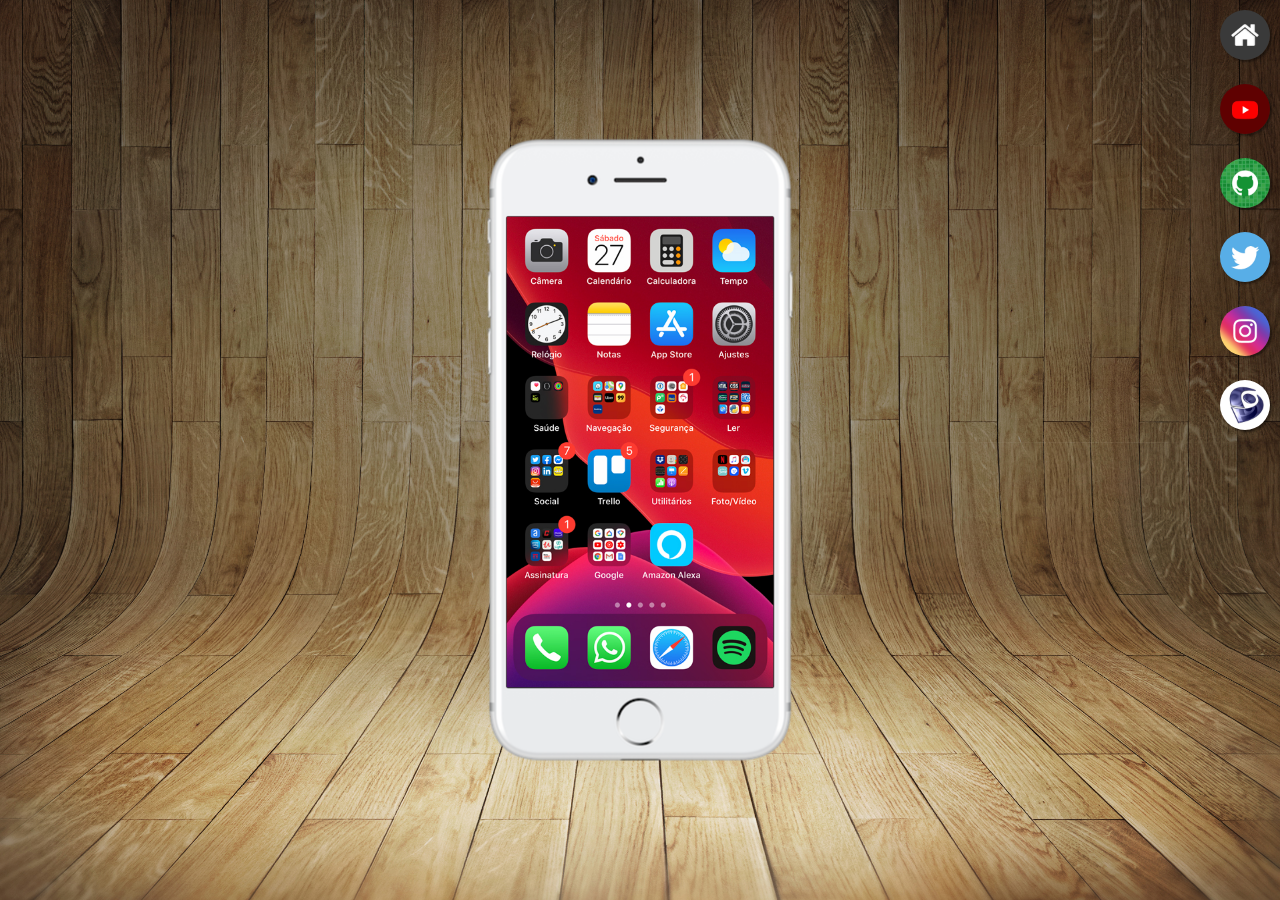
<file: index.html>
<!DOCTYPE html>
<html lang="pt-br">
<head>
    <meta charset="UTF-8">
    <meta name="viewport" content="width=
    , initial-scale=1.0">
    <title>Projeto Redes Sociais</title>
    <link rel="shortcut icon" href="favicon.ico" type="image/x-icon">
    <link rel="stylesheet" href="estilos/style.css">
</head>
<body>
    <main>
        <section id="telefone">
            <iframe src="home.html" name="tela" id="tela" frameborder="0">
                Seu navegador não é compatível com isso.
            </iframe>
        </section>
        <section id="redes-sociais">
            <a href="home.html" target="tela"><img src="estilos/imagens/logo-home.jpg" alt="Home"></img></a> <br>
            <a href="youtube.html" target="tela"><img src="estilos/imagens/logo-youtube.jpg" alt="Youtube"></img></a> <br>
            <a href="github.html" target="tela"><img src="estilos/imagens/logo-github.jpg" alt="GitHub"></img></a> <br>
            <a href="twitter.html" target="tela"><img src="estilos/imagens/logo-twitter.jpg" alt="Twitter"></img></a> <br>
            <a href="instagram.html" target="tela"><img src="estilos/imagens/logo-instagram.jpg" alt="Instagram"></img></a> <br>
            <a href="lattes.html" target="tela"><img src="estilos/imagens/logo-lattes.jpg" alt="Lattes"></img></a><br>
        </section>
    </main>
</body>
</html>
</file>
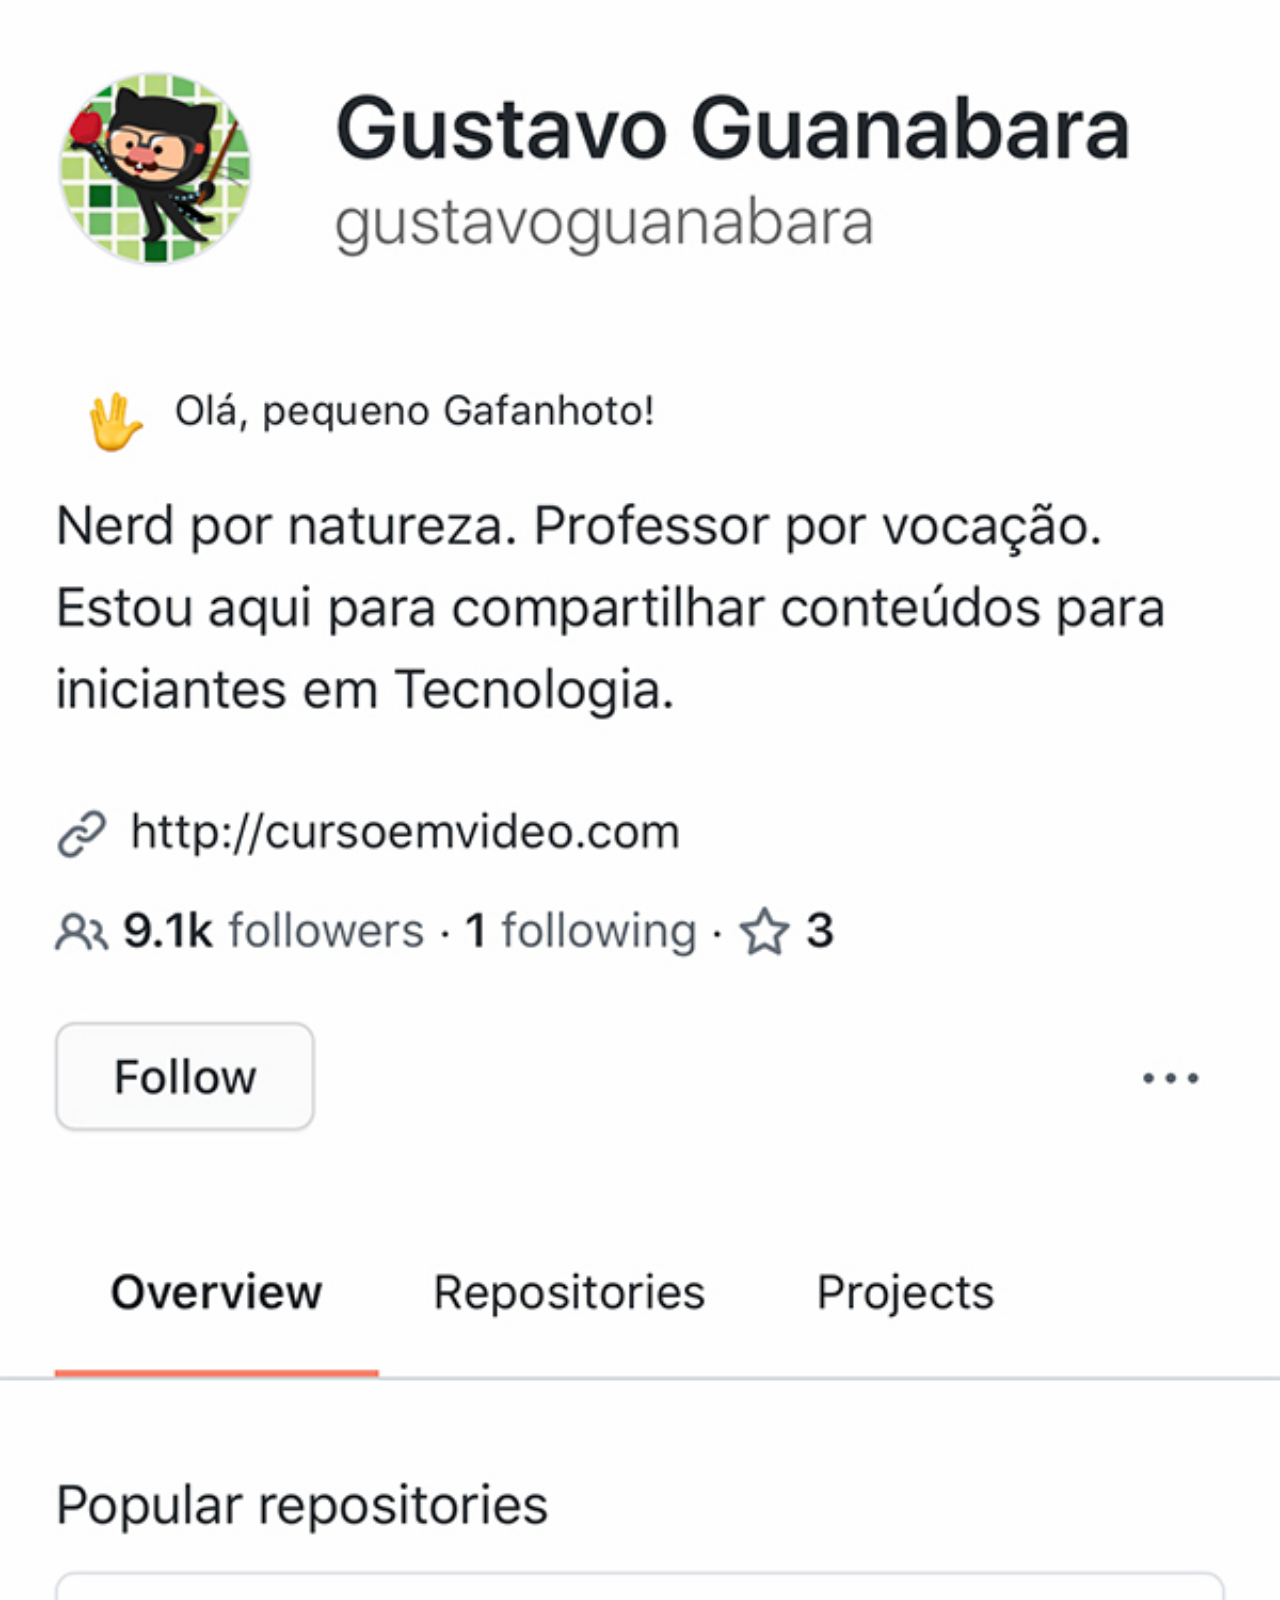
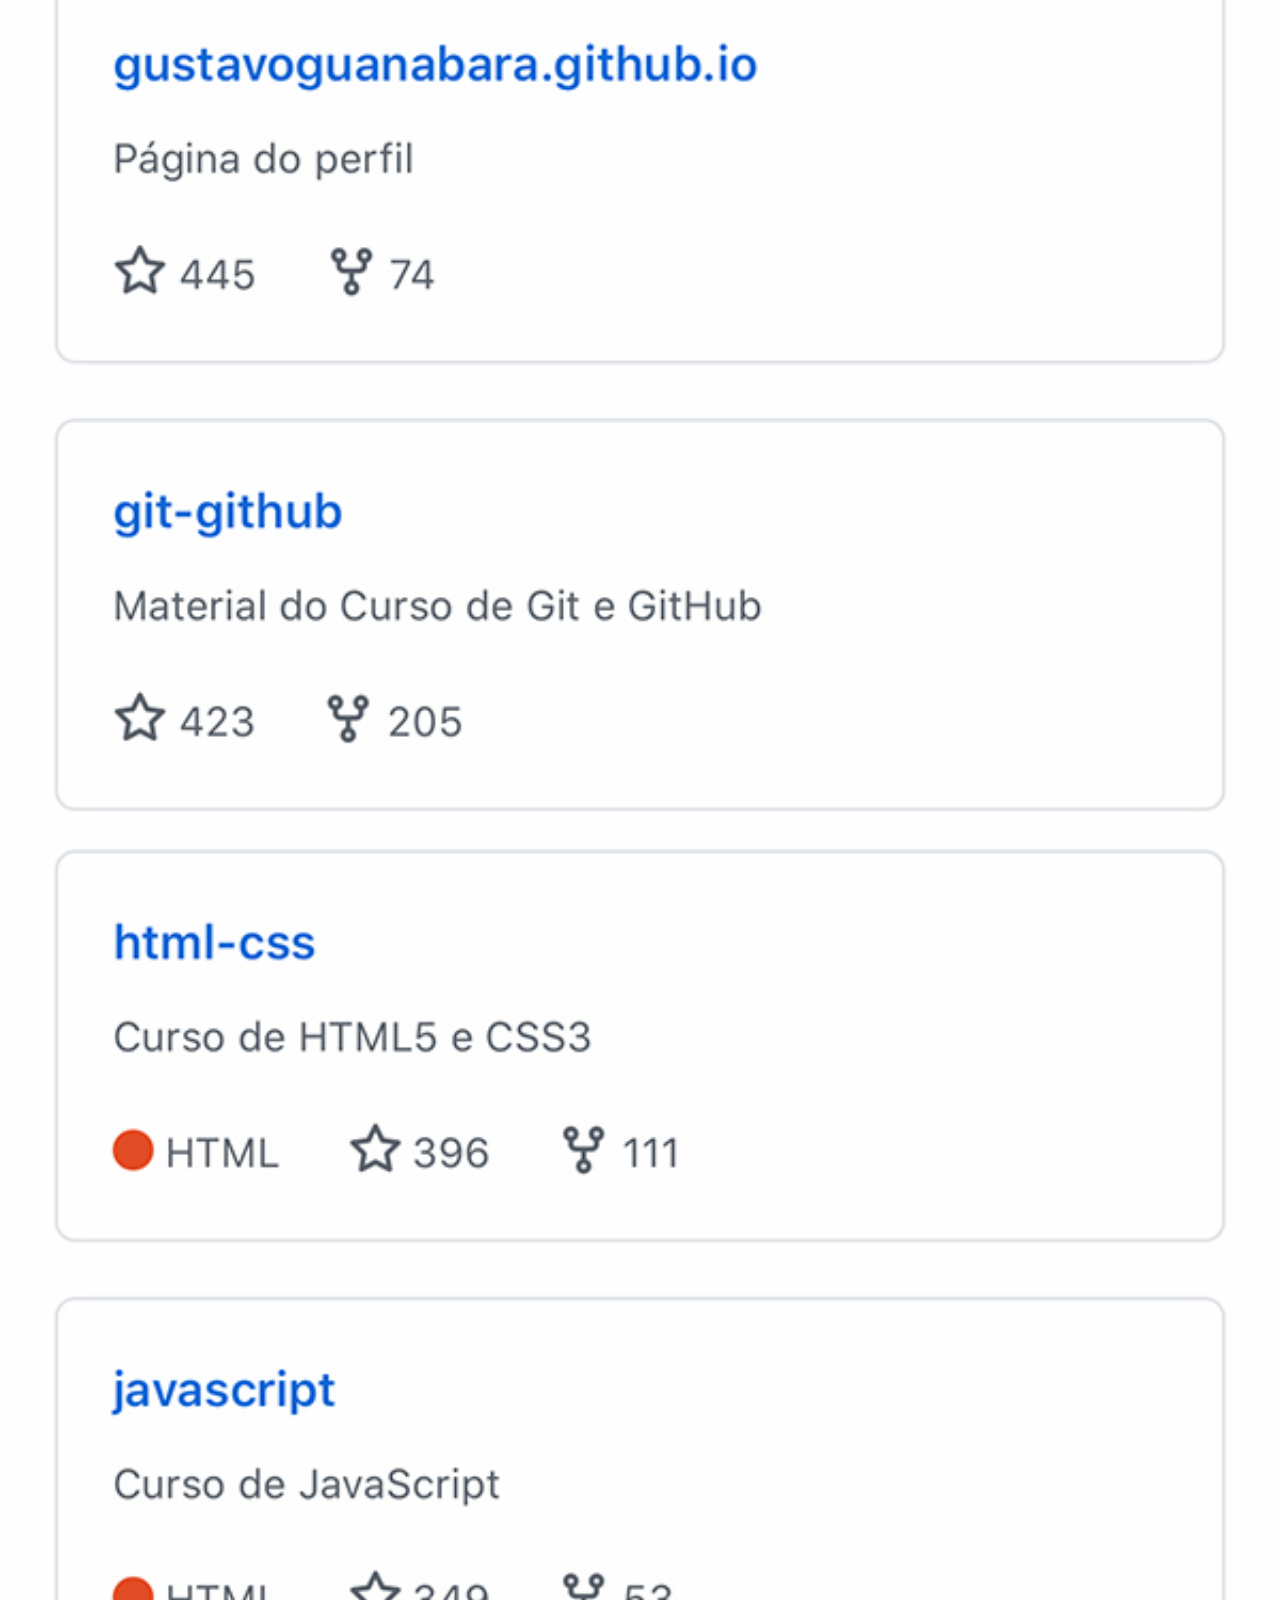
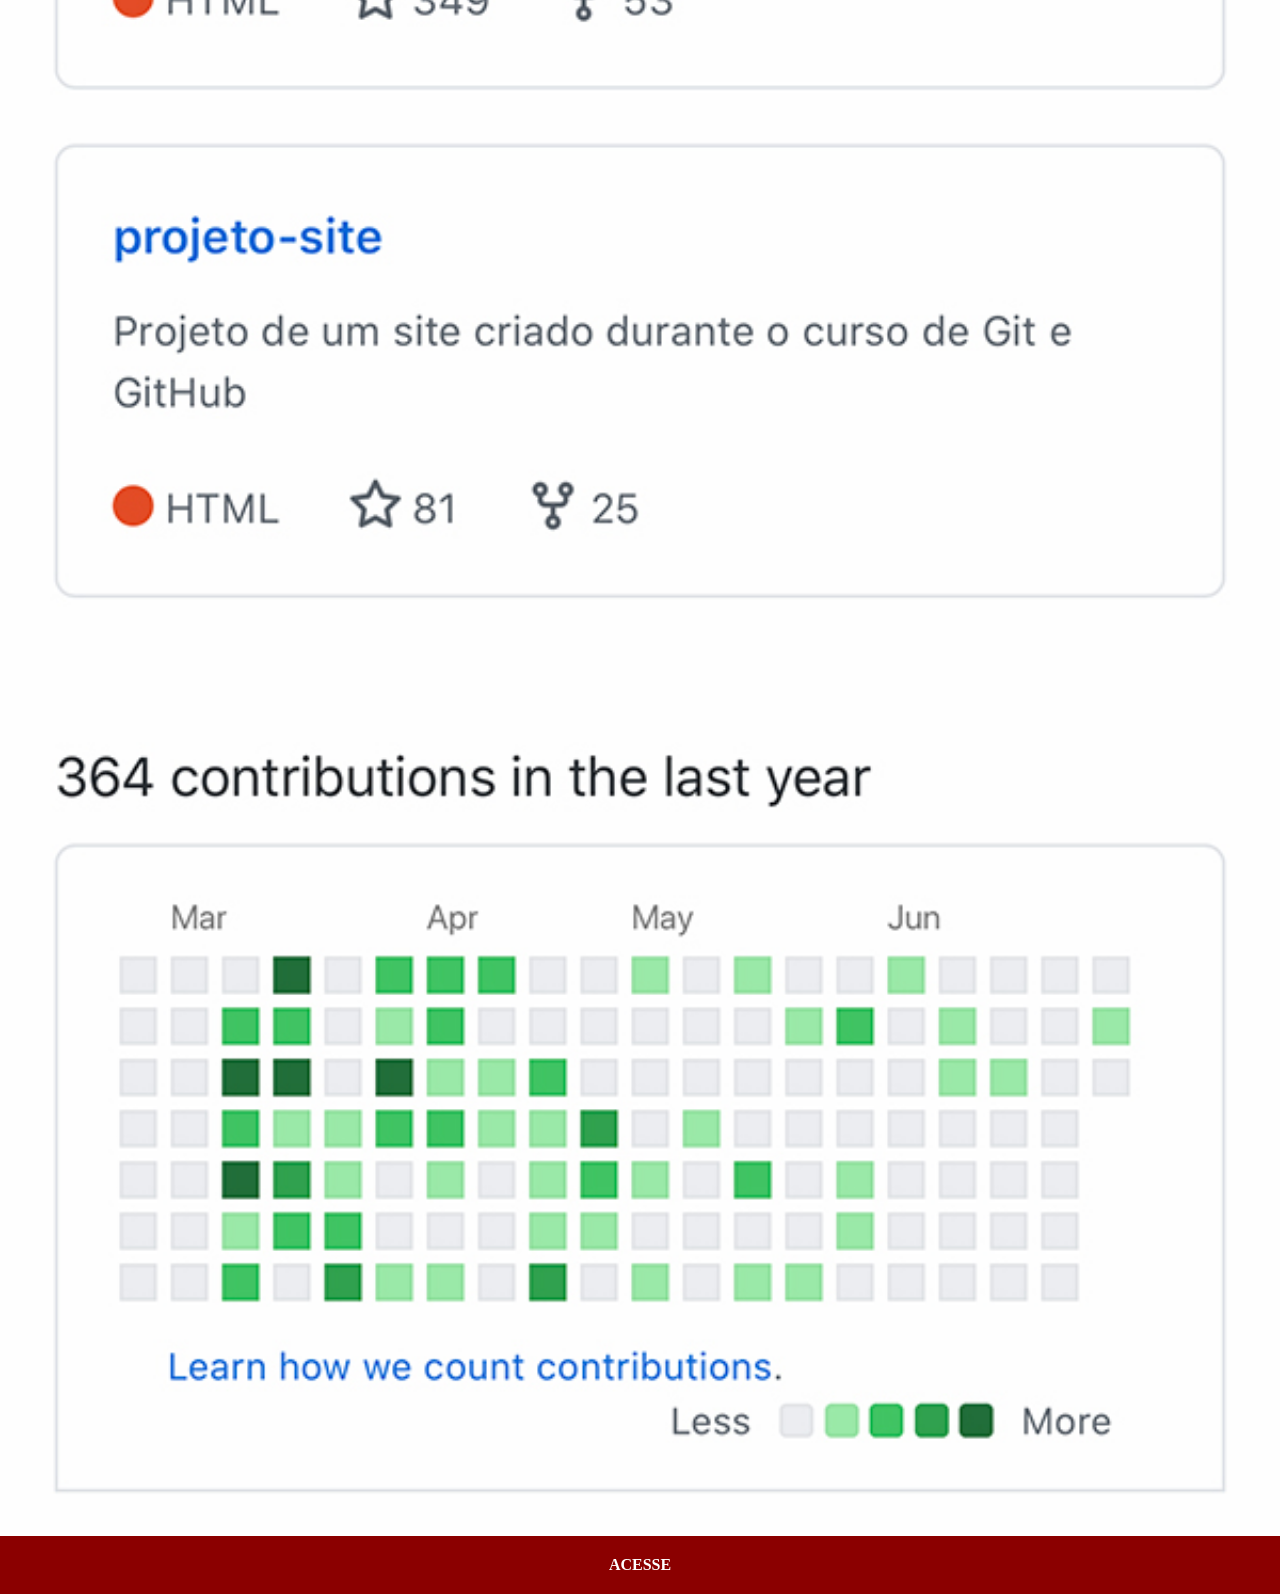
<file: github.html>
<!DOCTYPE html>
<html lang="pt-br">
<head>
    <meta charset="UTF-8">
    <meta name="viewport" content="width=device-width, initial-scale=1.0">
    <title>Github</title>
    <link rel="stylesheet" href="estilos/social.css">
</head>

<body>

    <img src="estilos/imagens/tela-github.jpg" alt="Tela Github">
    <a href="https://github.com/juniorcimirro-hub" target="_blank">ACESSE</a>
    
</body>
</html>
</file>
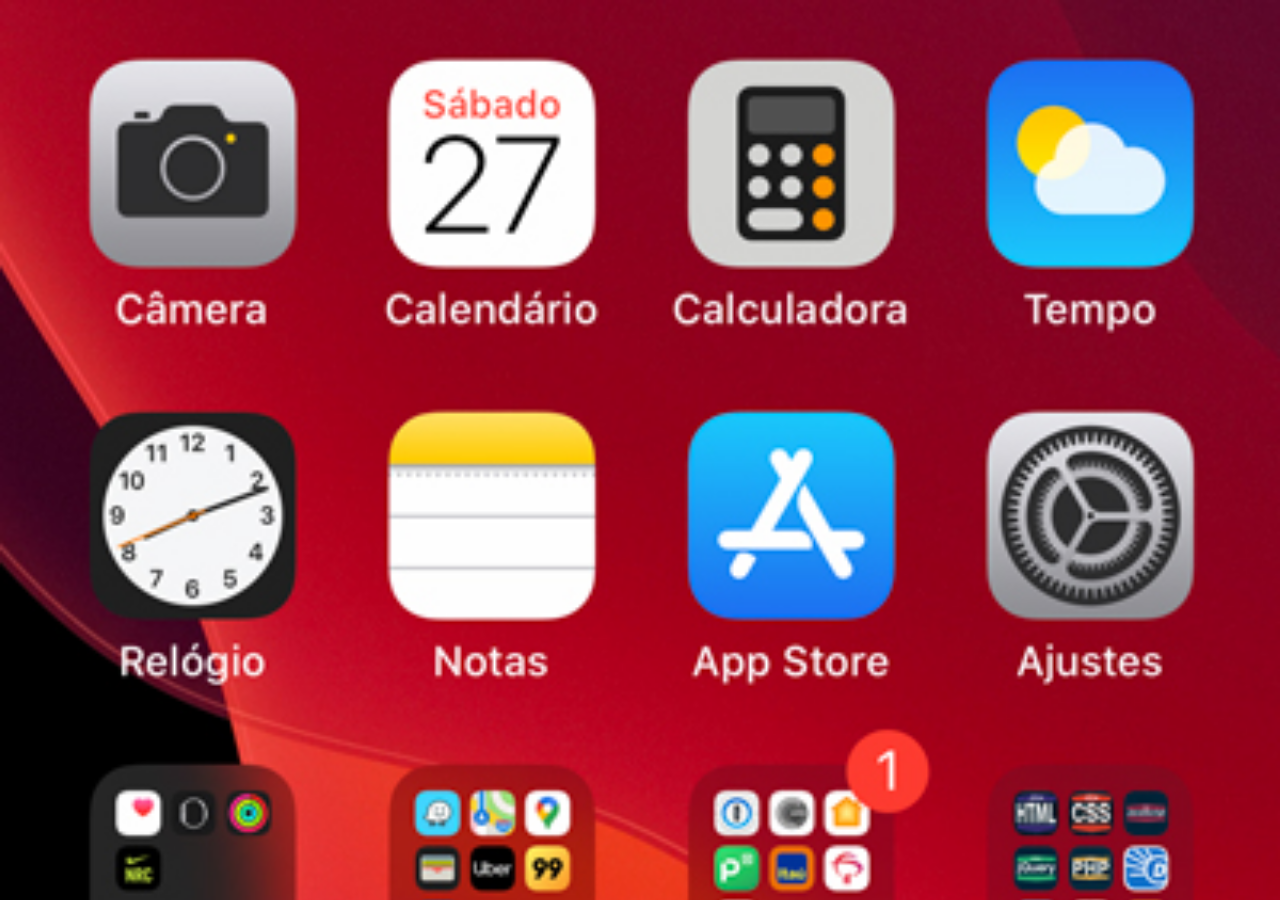
<file: home.html>
<!DOCTYPE html>
<html lang="pt-br">
<head>
    <meta charset="UTF-8">
    <meta name="viewport" content="width=device-width, initial-scale=1.0">
    <title>Home</title>
</head>
<style>
    *{
        margin: 0px;
        padding: 0px;
    }
    body{
        width: 100vw;
        height: 100vh;
        background: black url(estilos/imagens/tela-home.jpg) no-repeat top center;
        background-size: cover;
    }
</style>
<body>
    
</body>
</html>
</file>
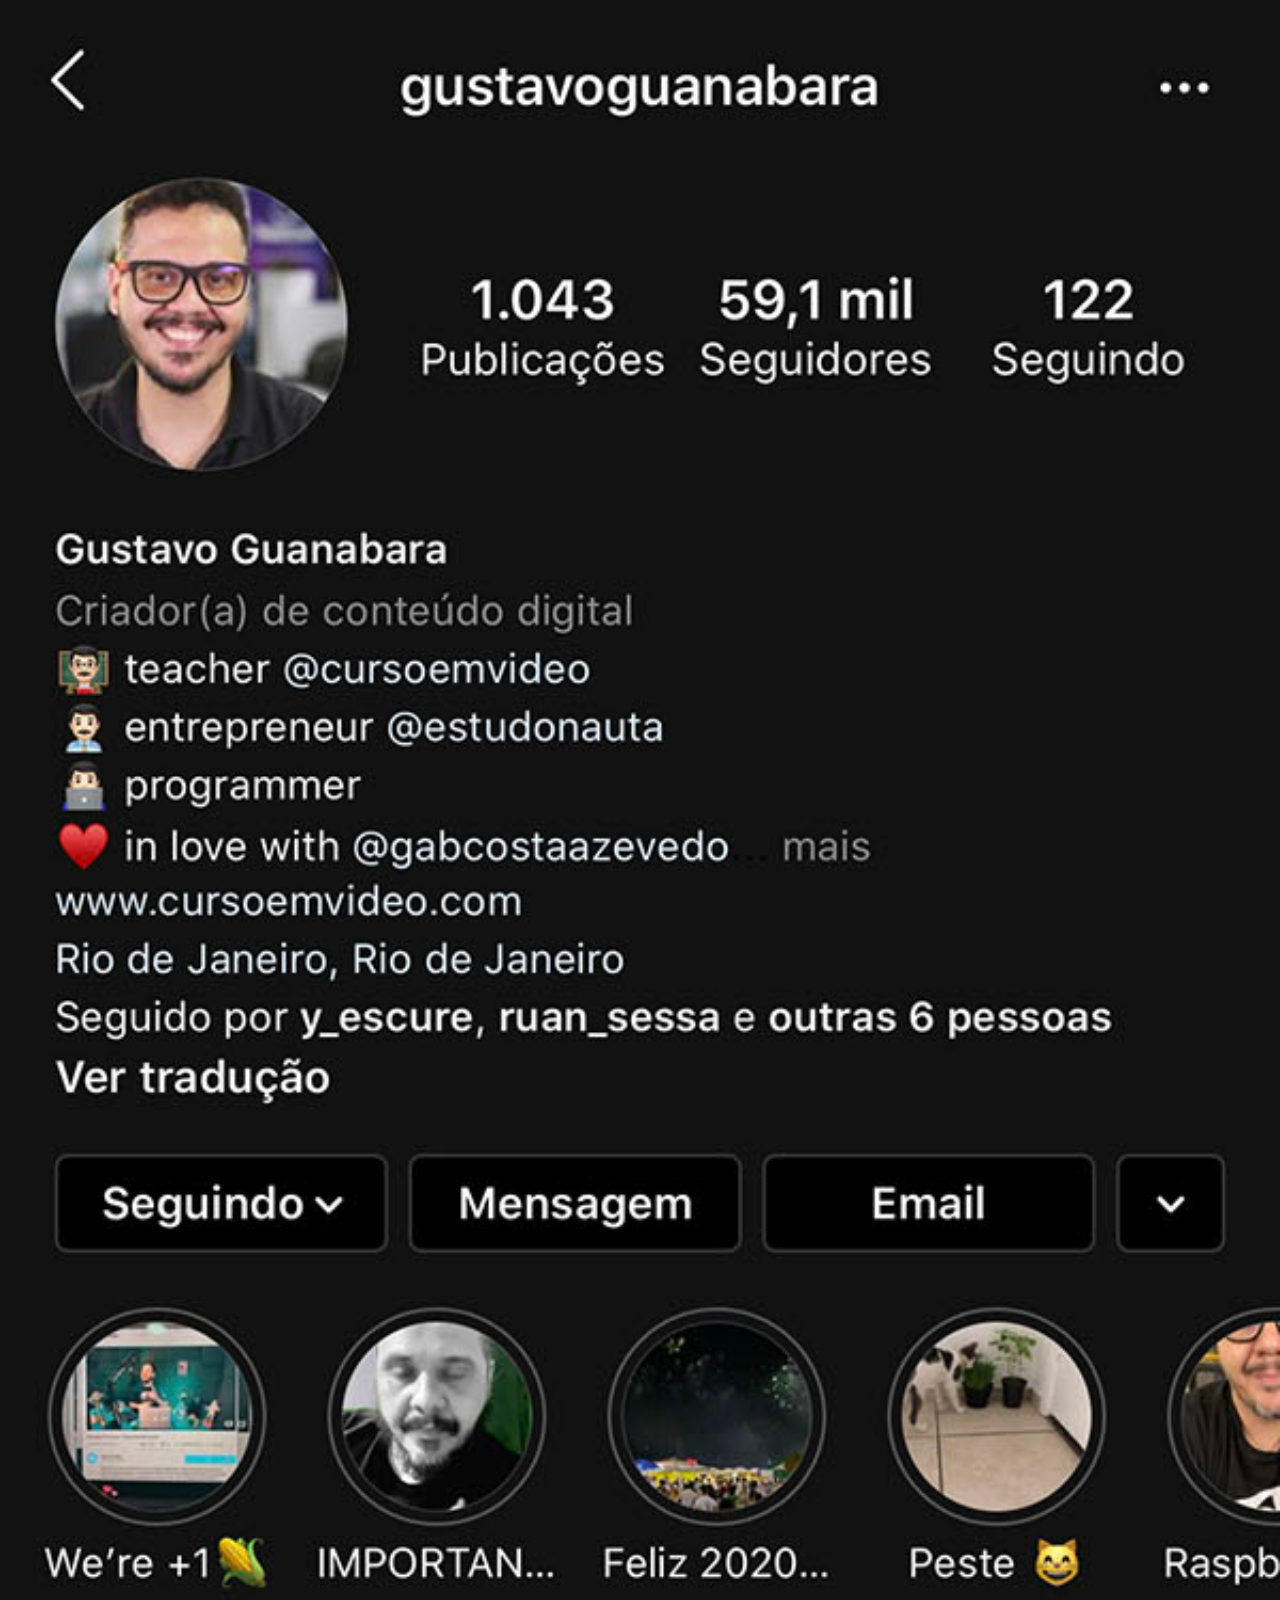
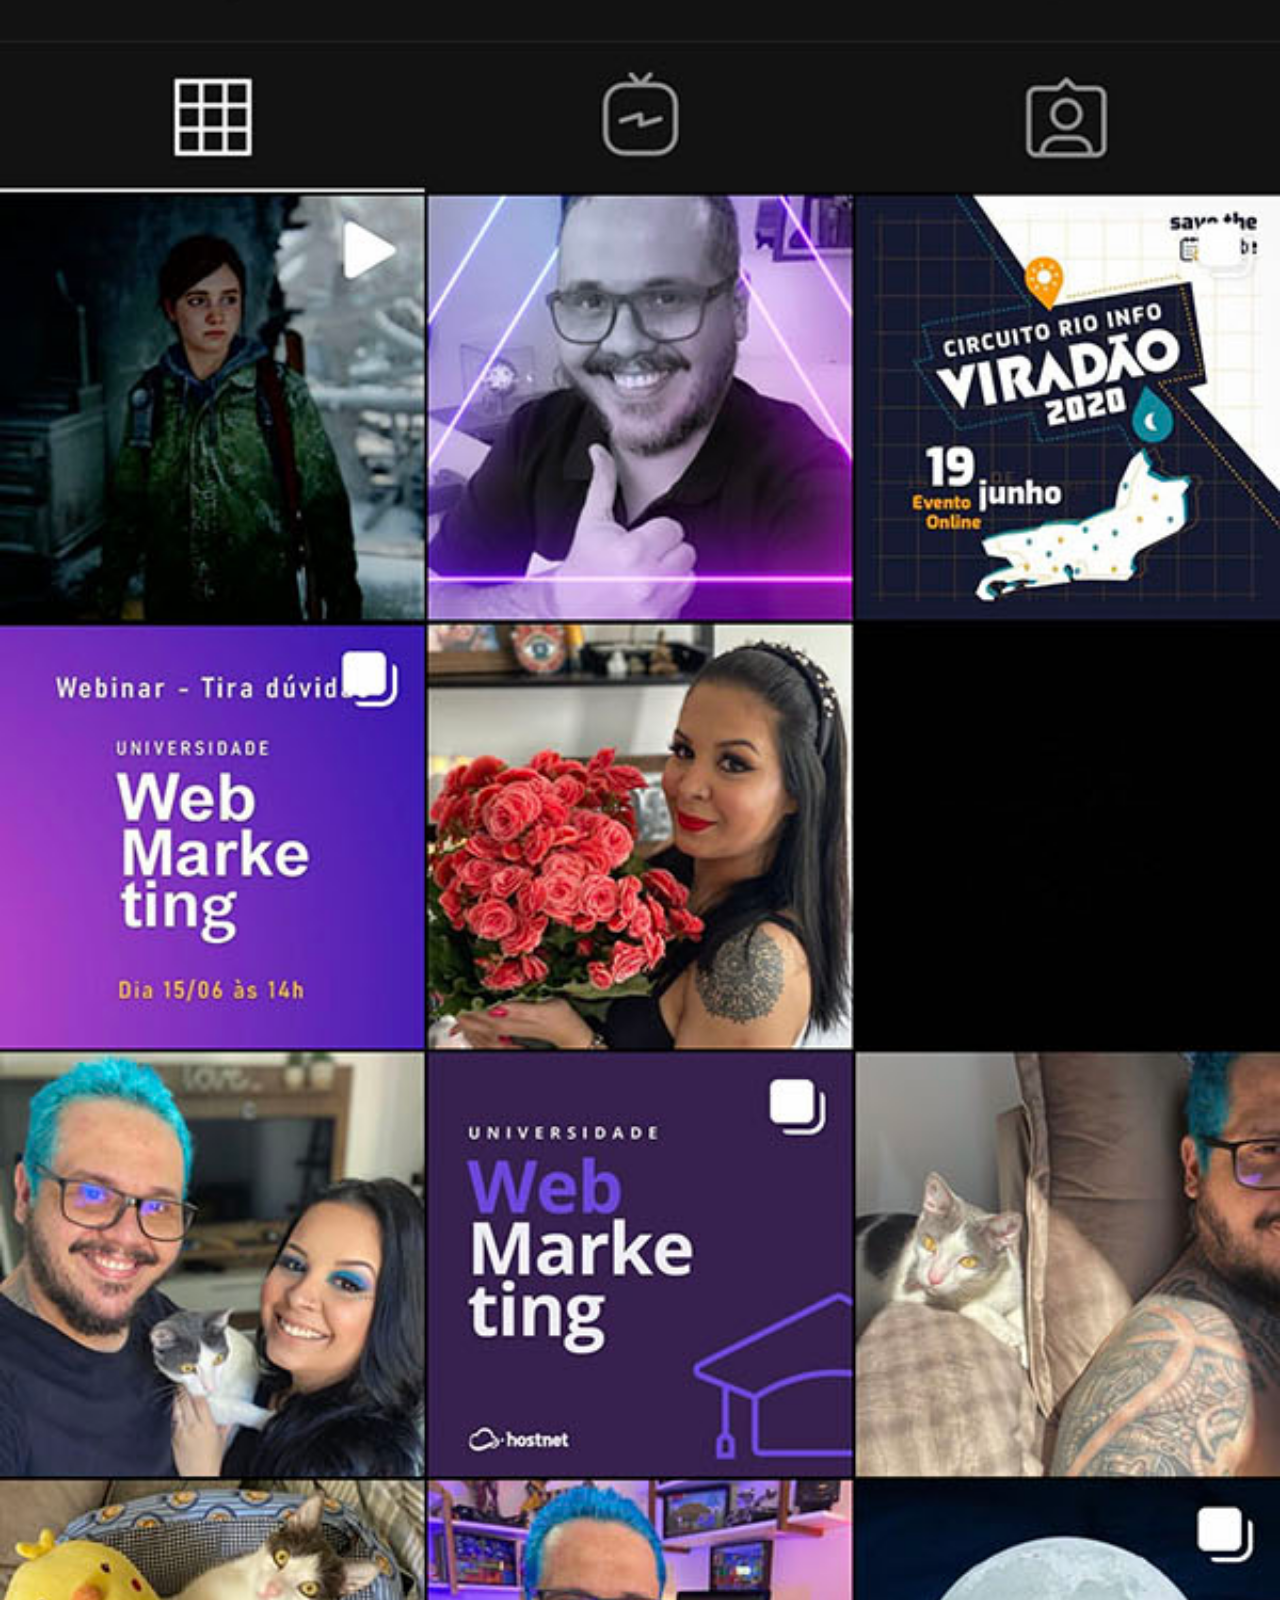
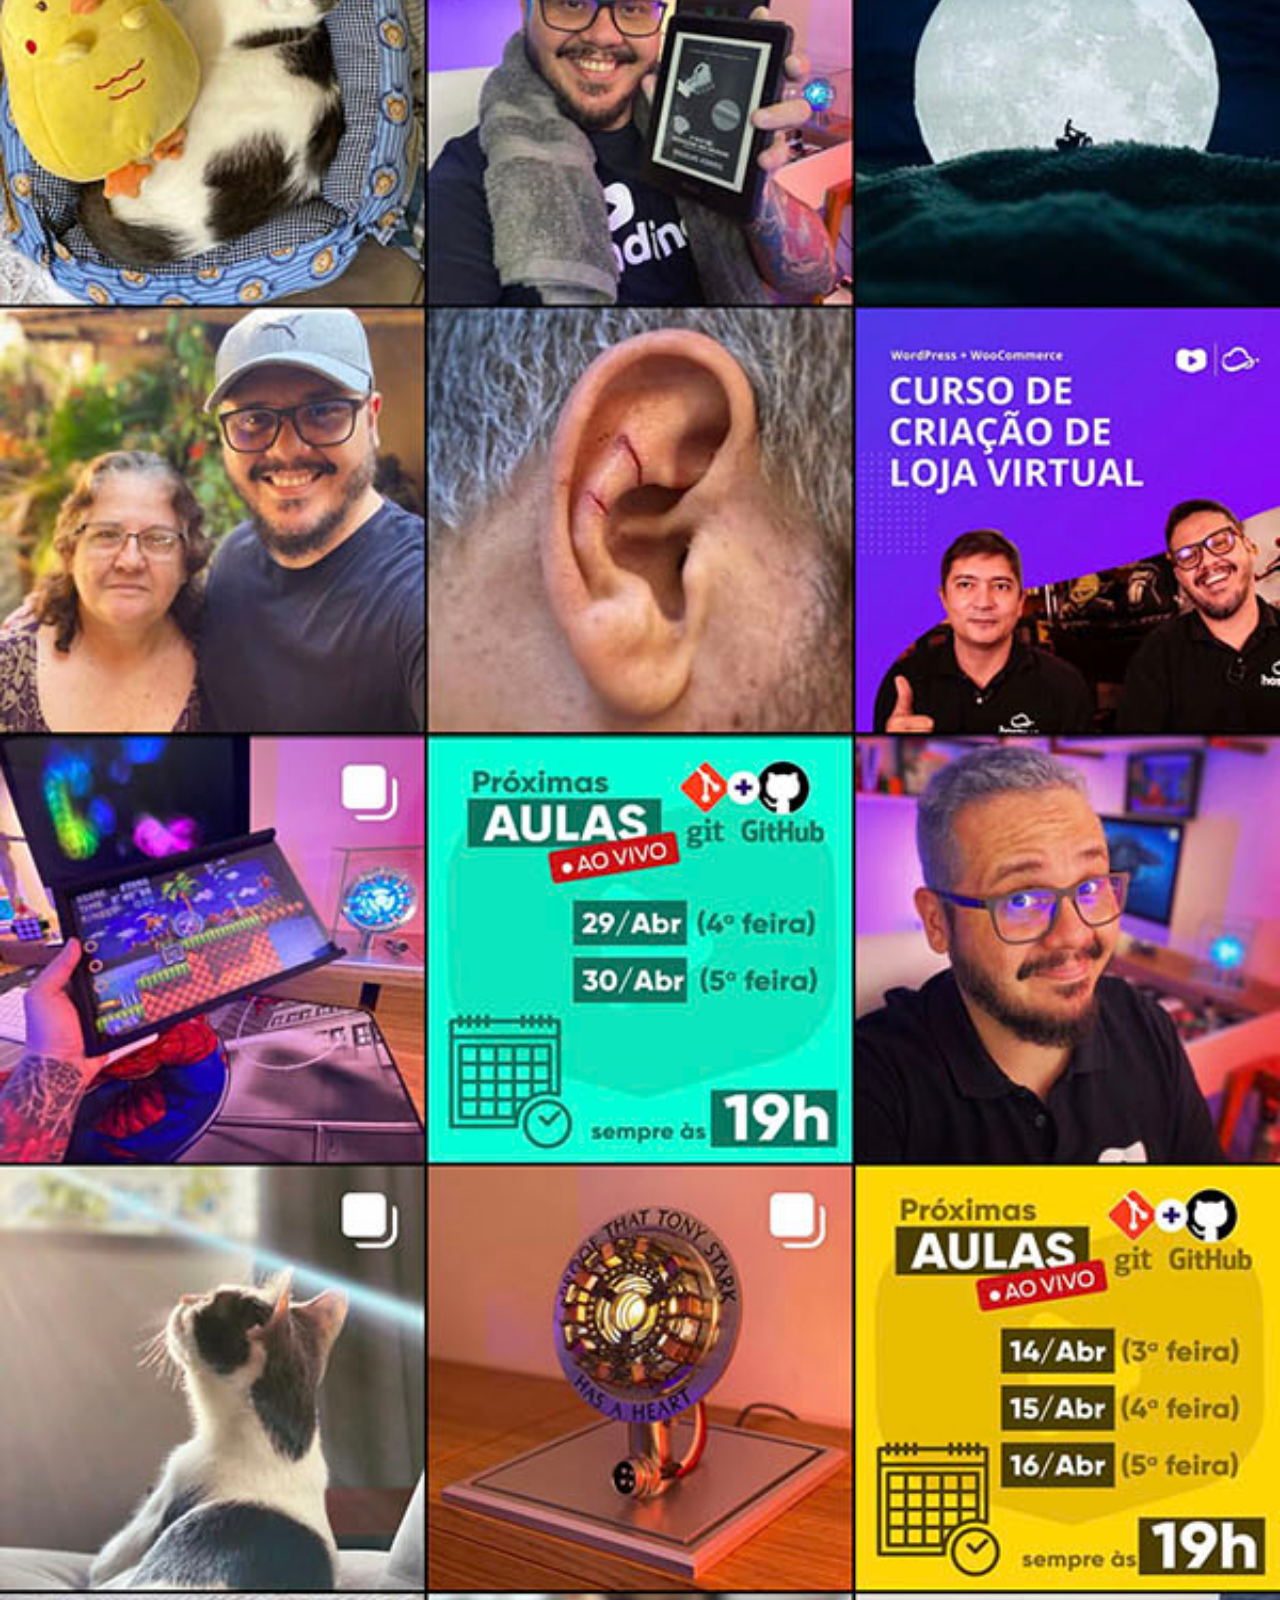
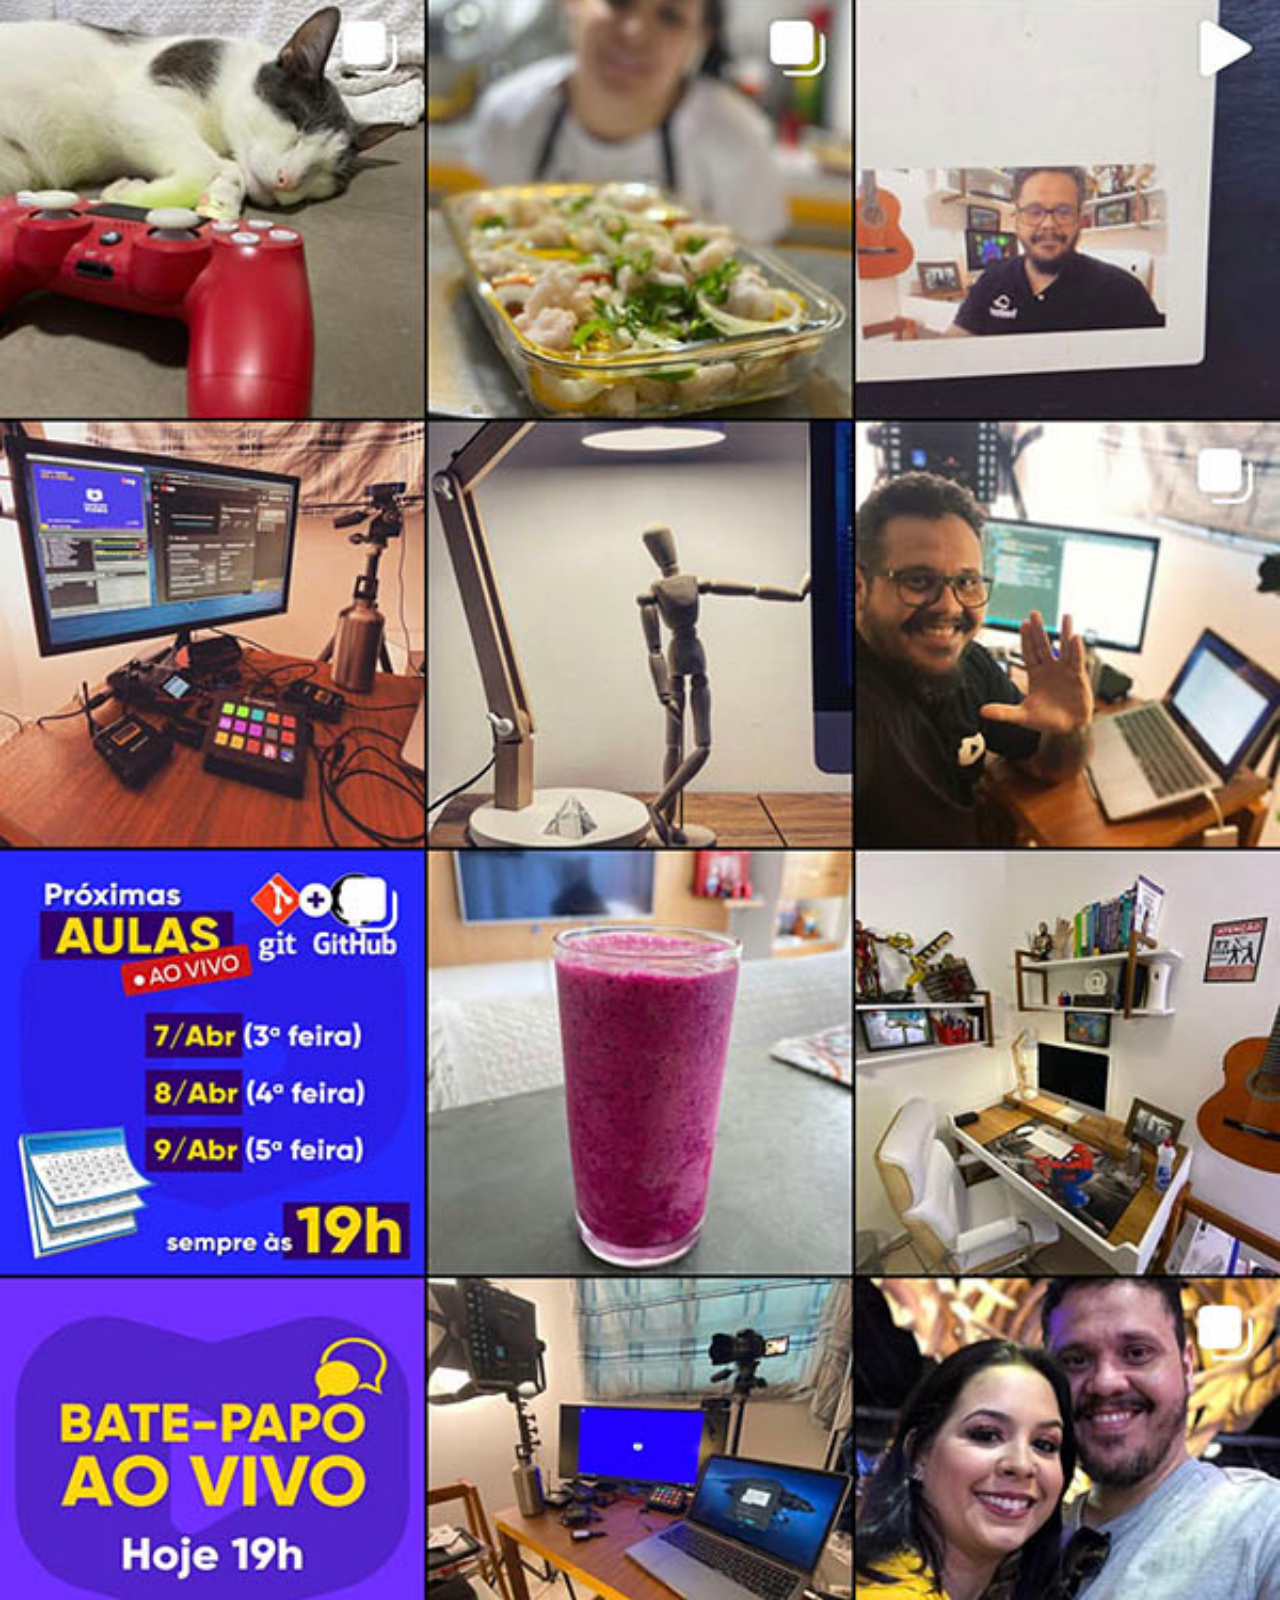
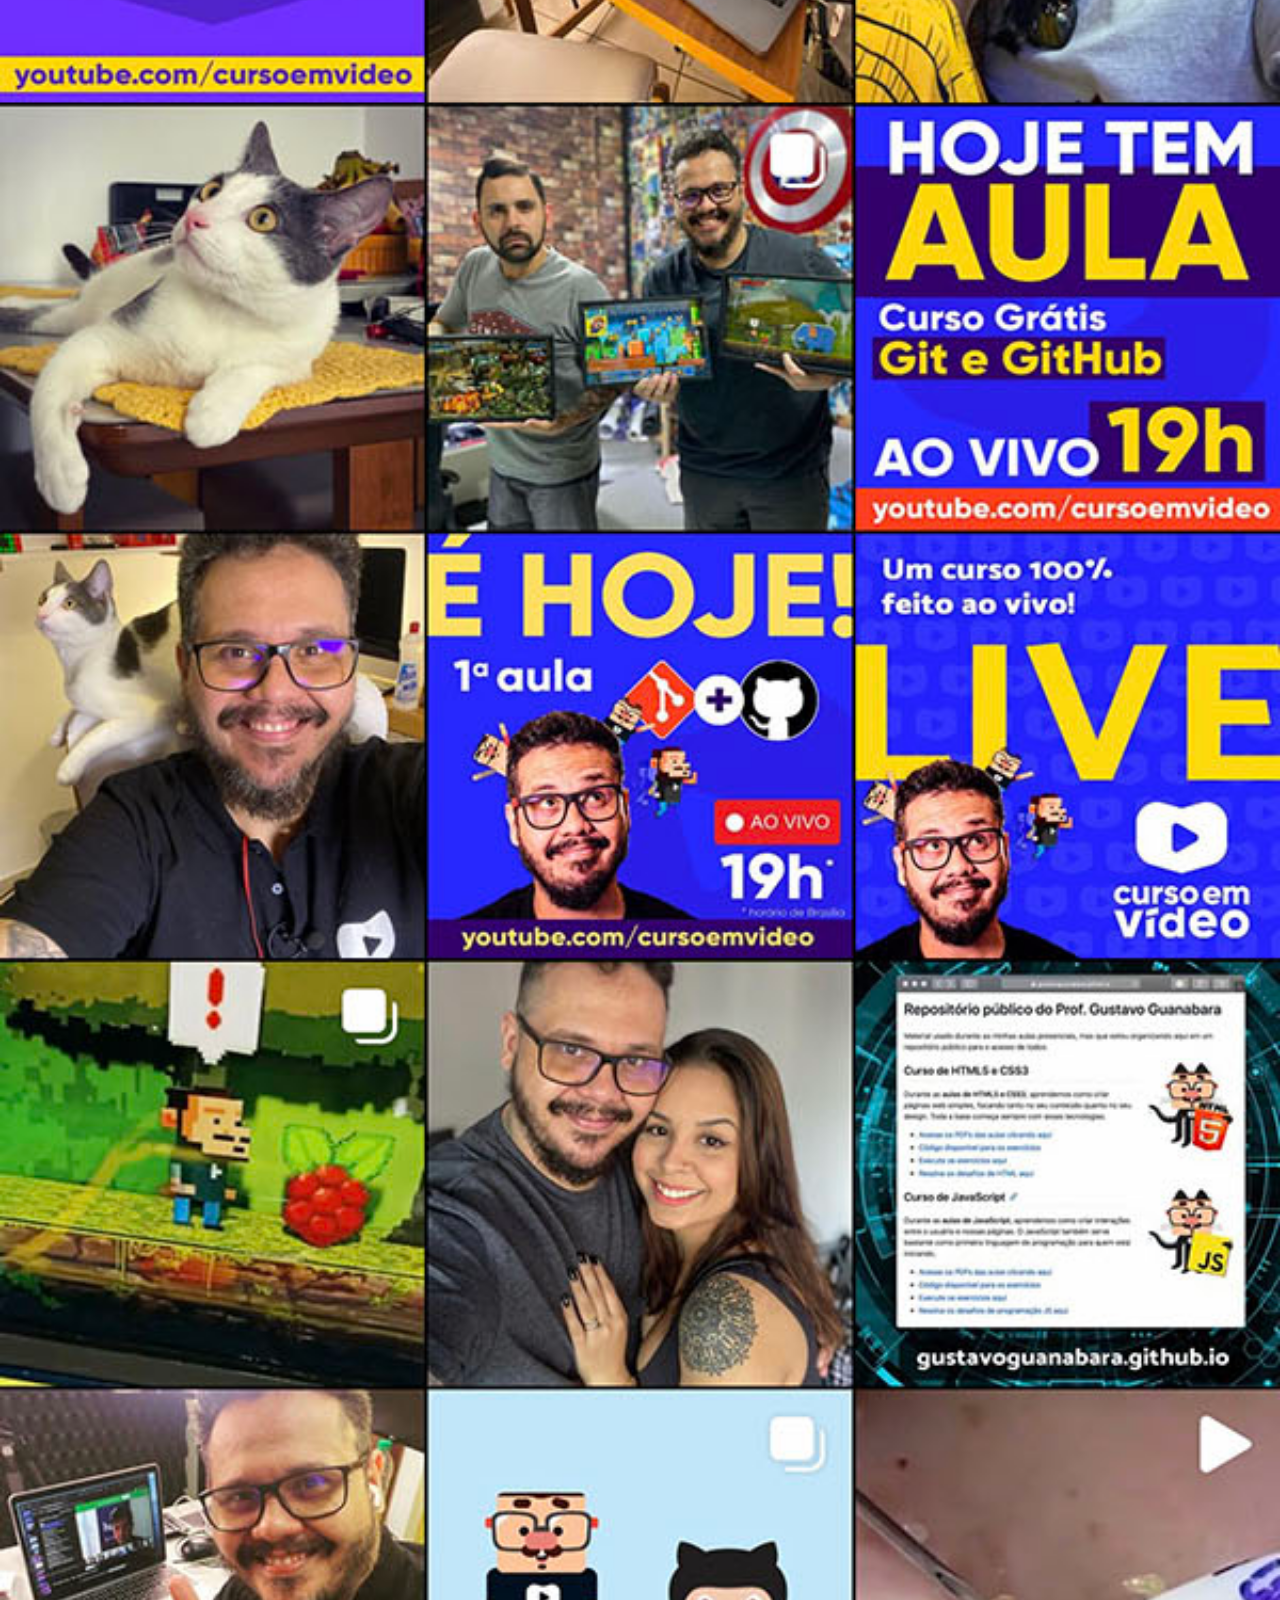
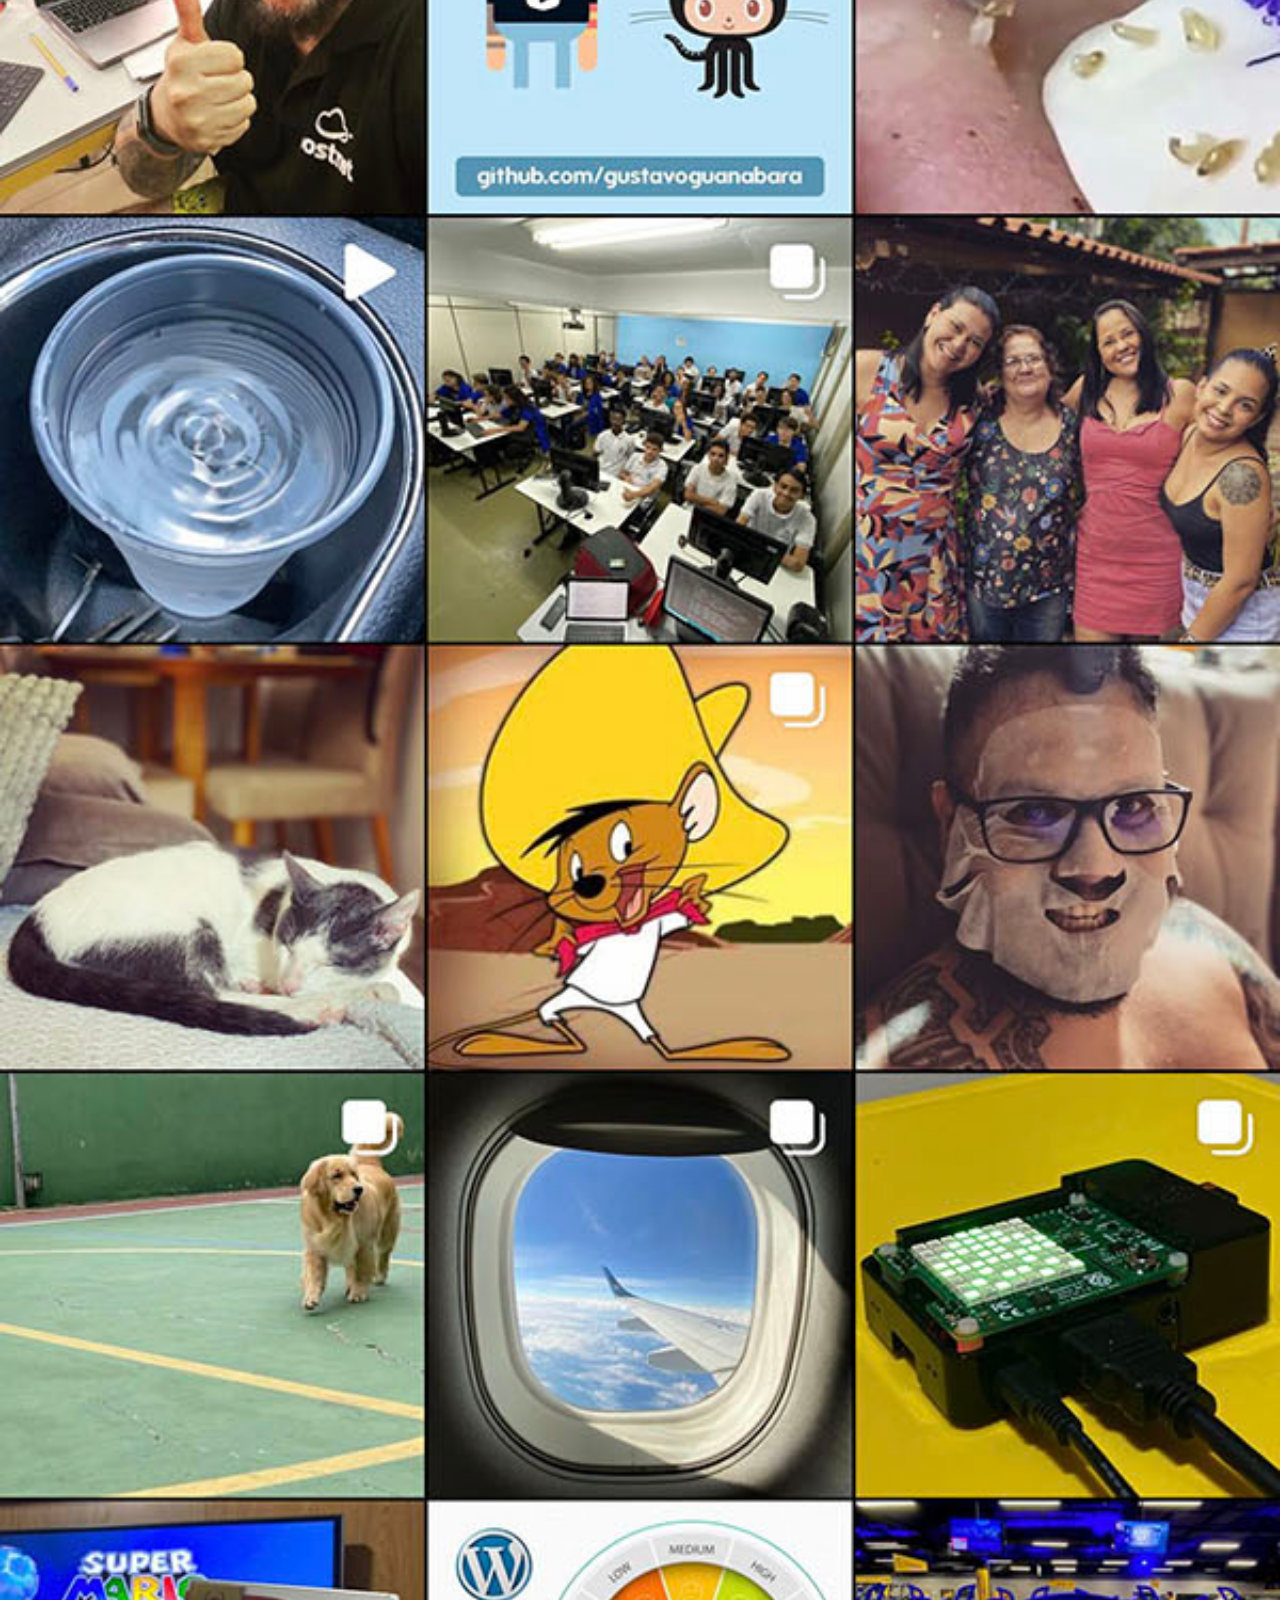
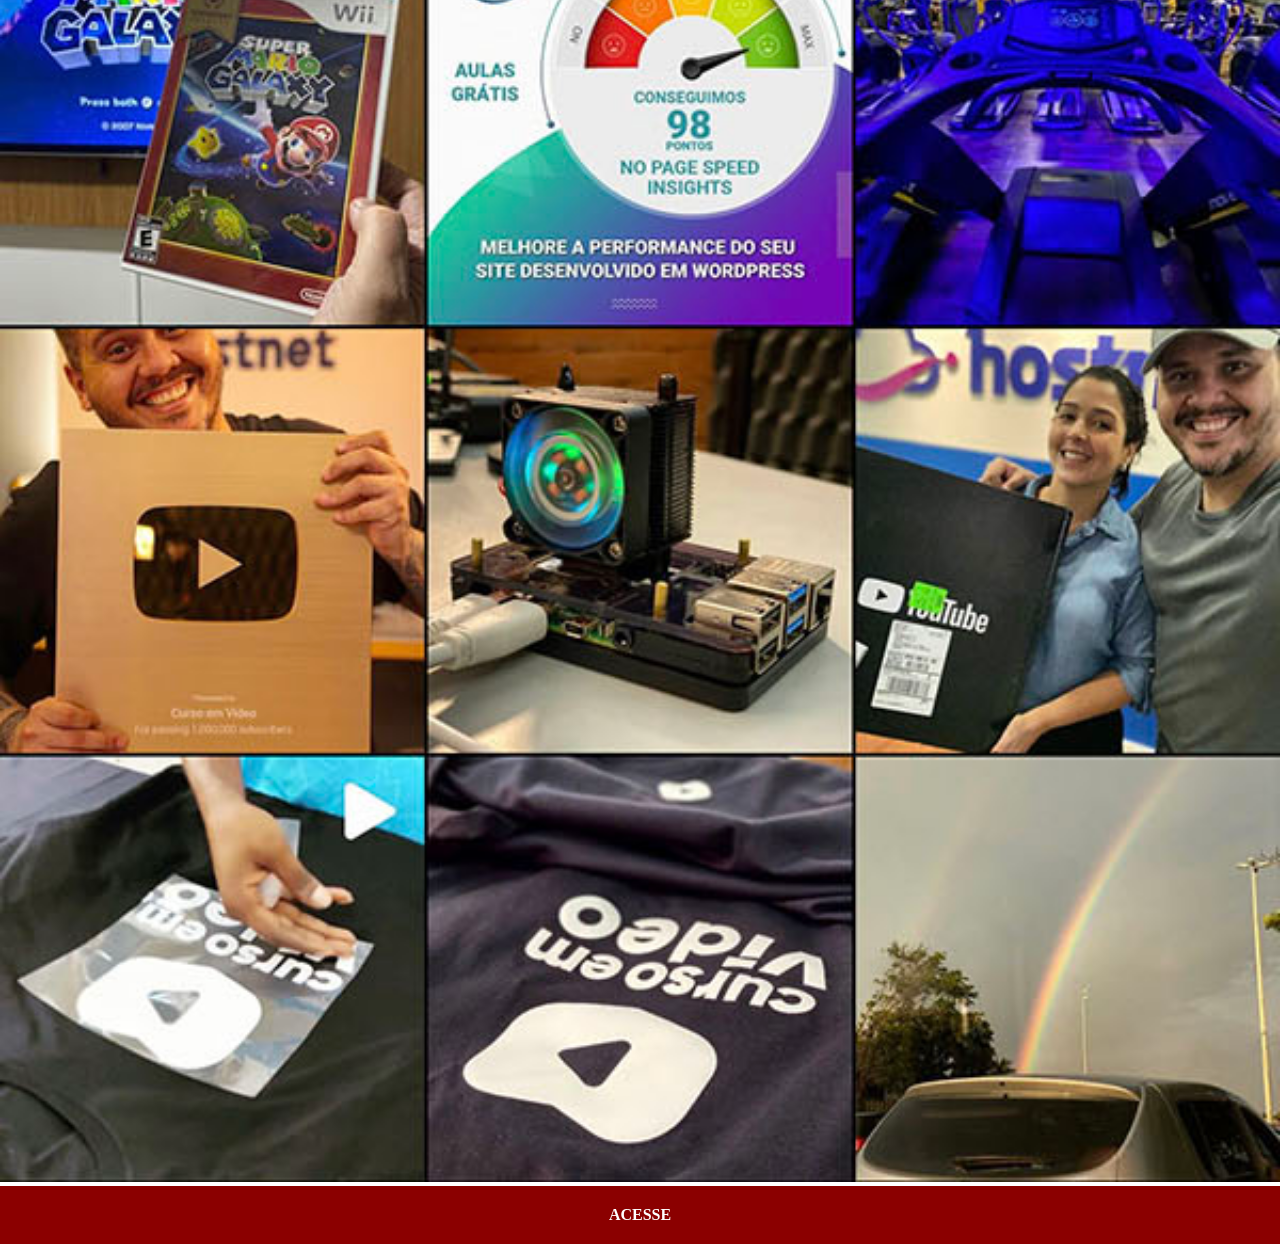
<file: instagram.html>
<!DOCTYPE html>
<html lang="pt-br">
<head>
    <meta charset="UTF-8">
    <meta name="viewport" content="width=device-width, initial-scale=1.0">
    <title>Instagram</title>
    <link rel="stylesheet" href="estilos/social.css">
</head>

<body>

    <img src="estilos/imagens/tela-instagram.jpg" alt="Tela Instagram">
    <a href="https://www.instagram.com/accounts/login/?source=desktop_dynamic_landing_dialog" target="_blank">ACESSE</a>
    
</body>
</html>
</file>
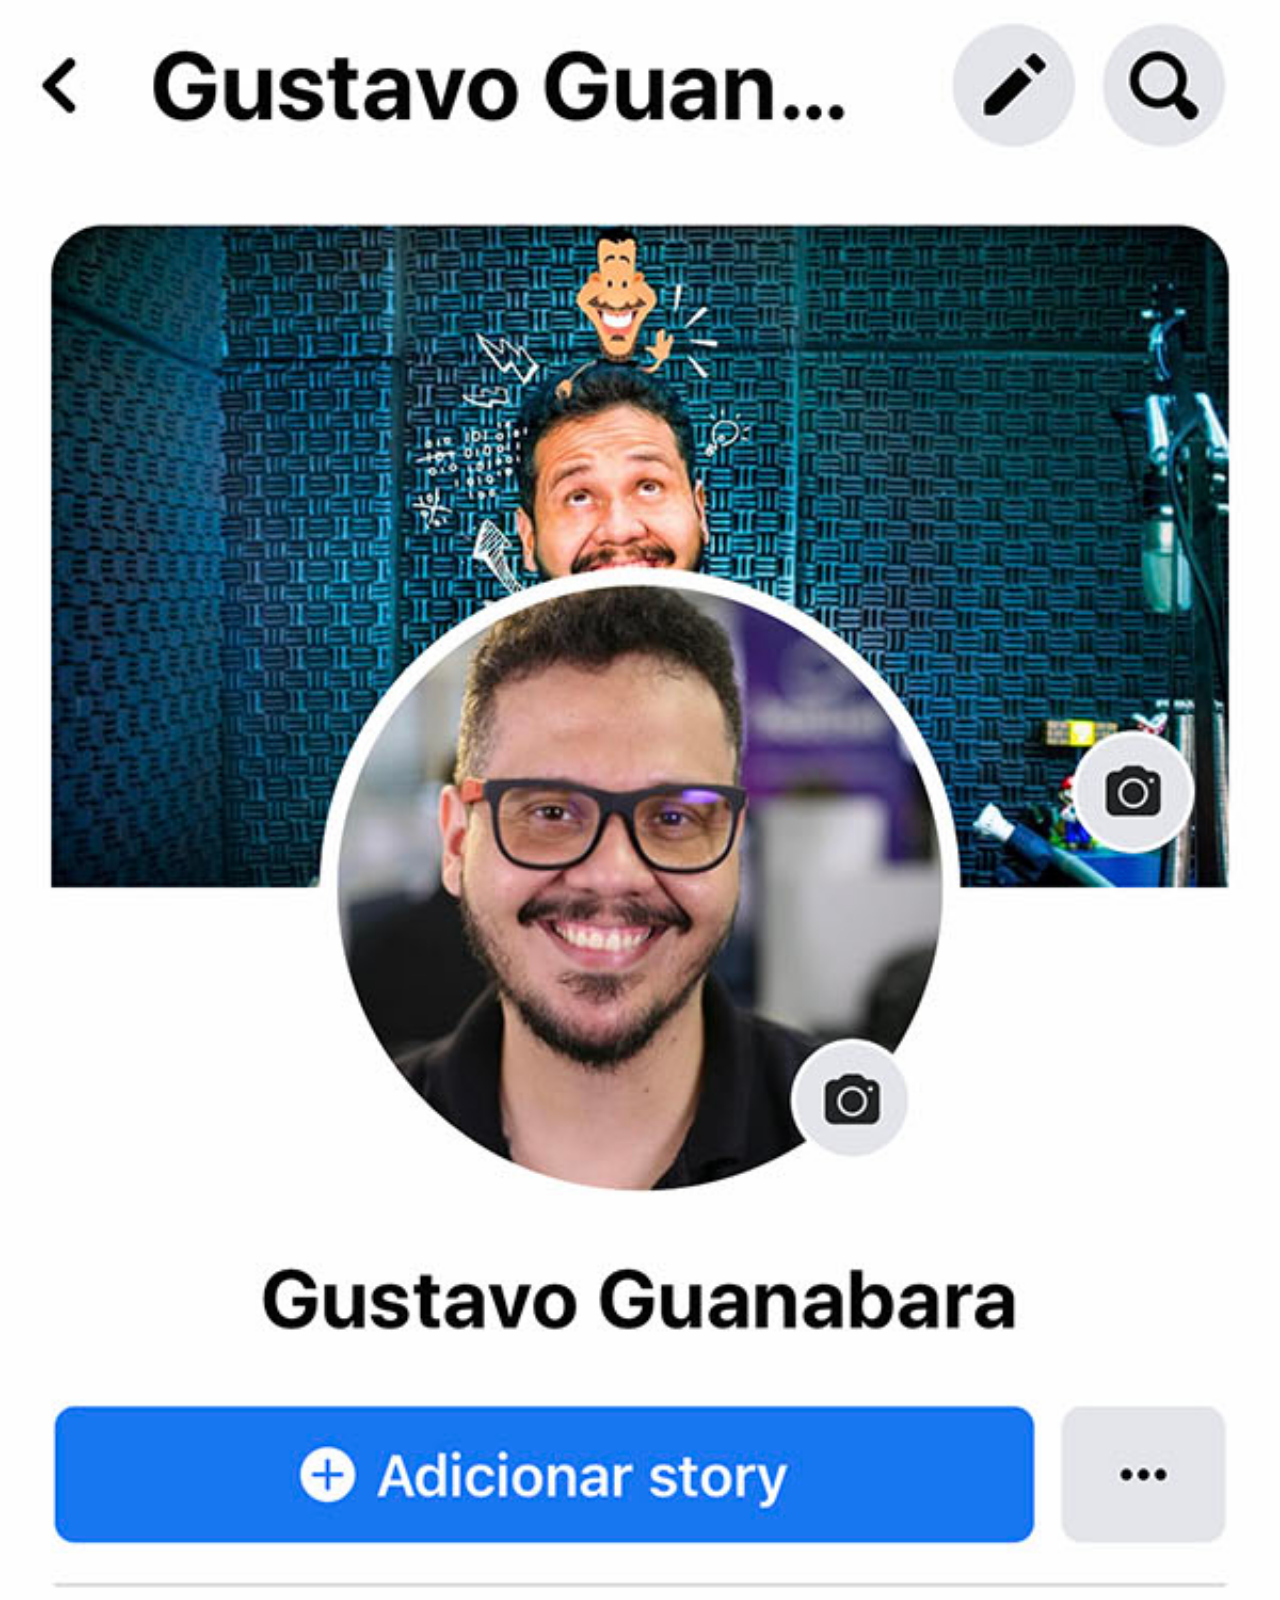
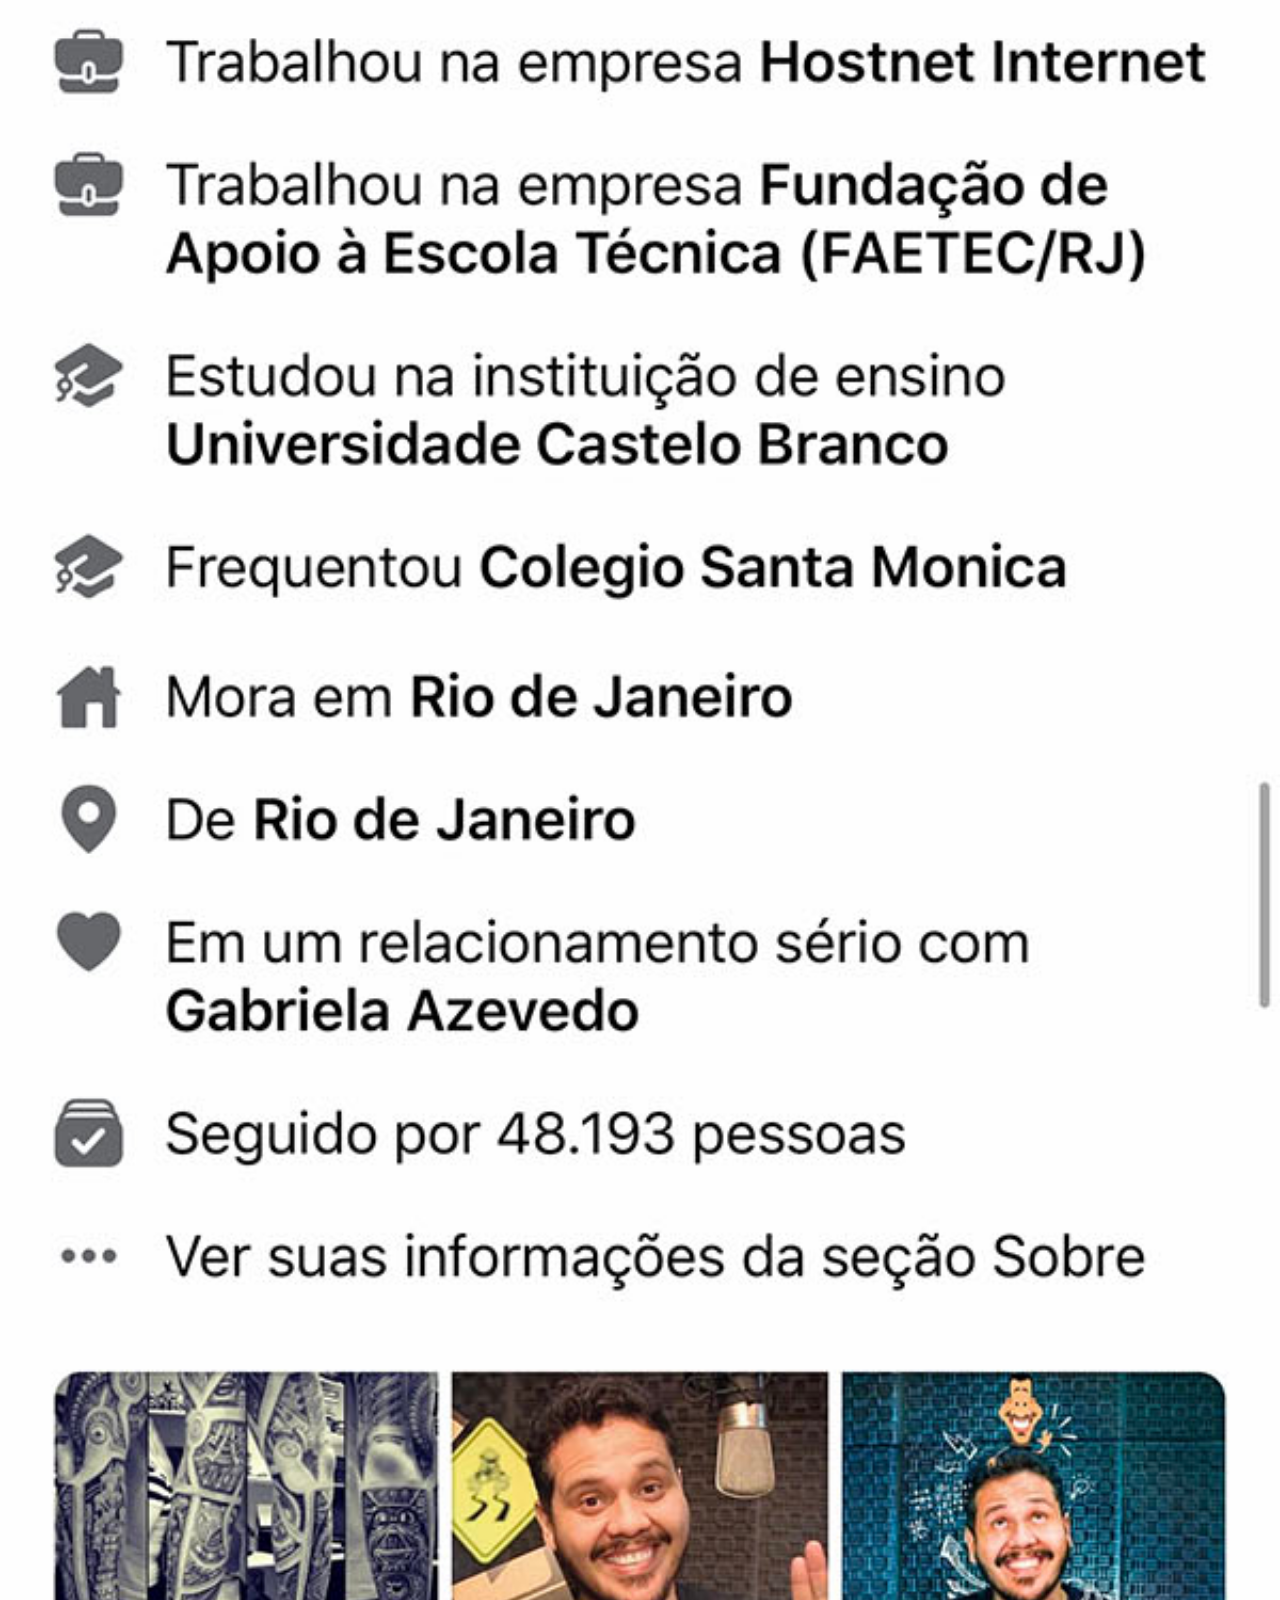
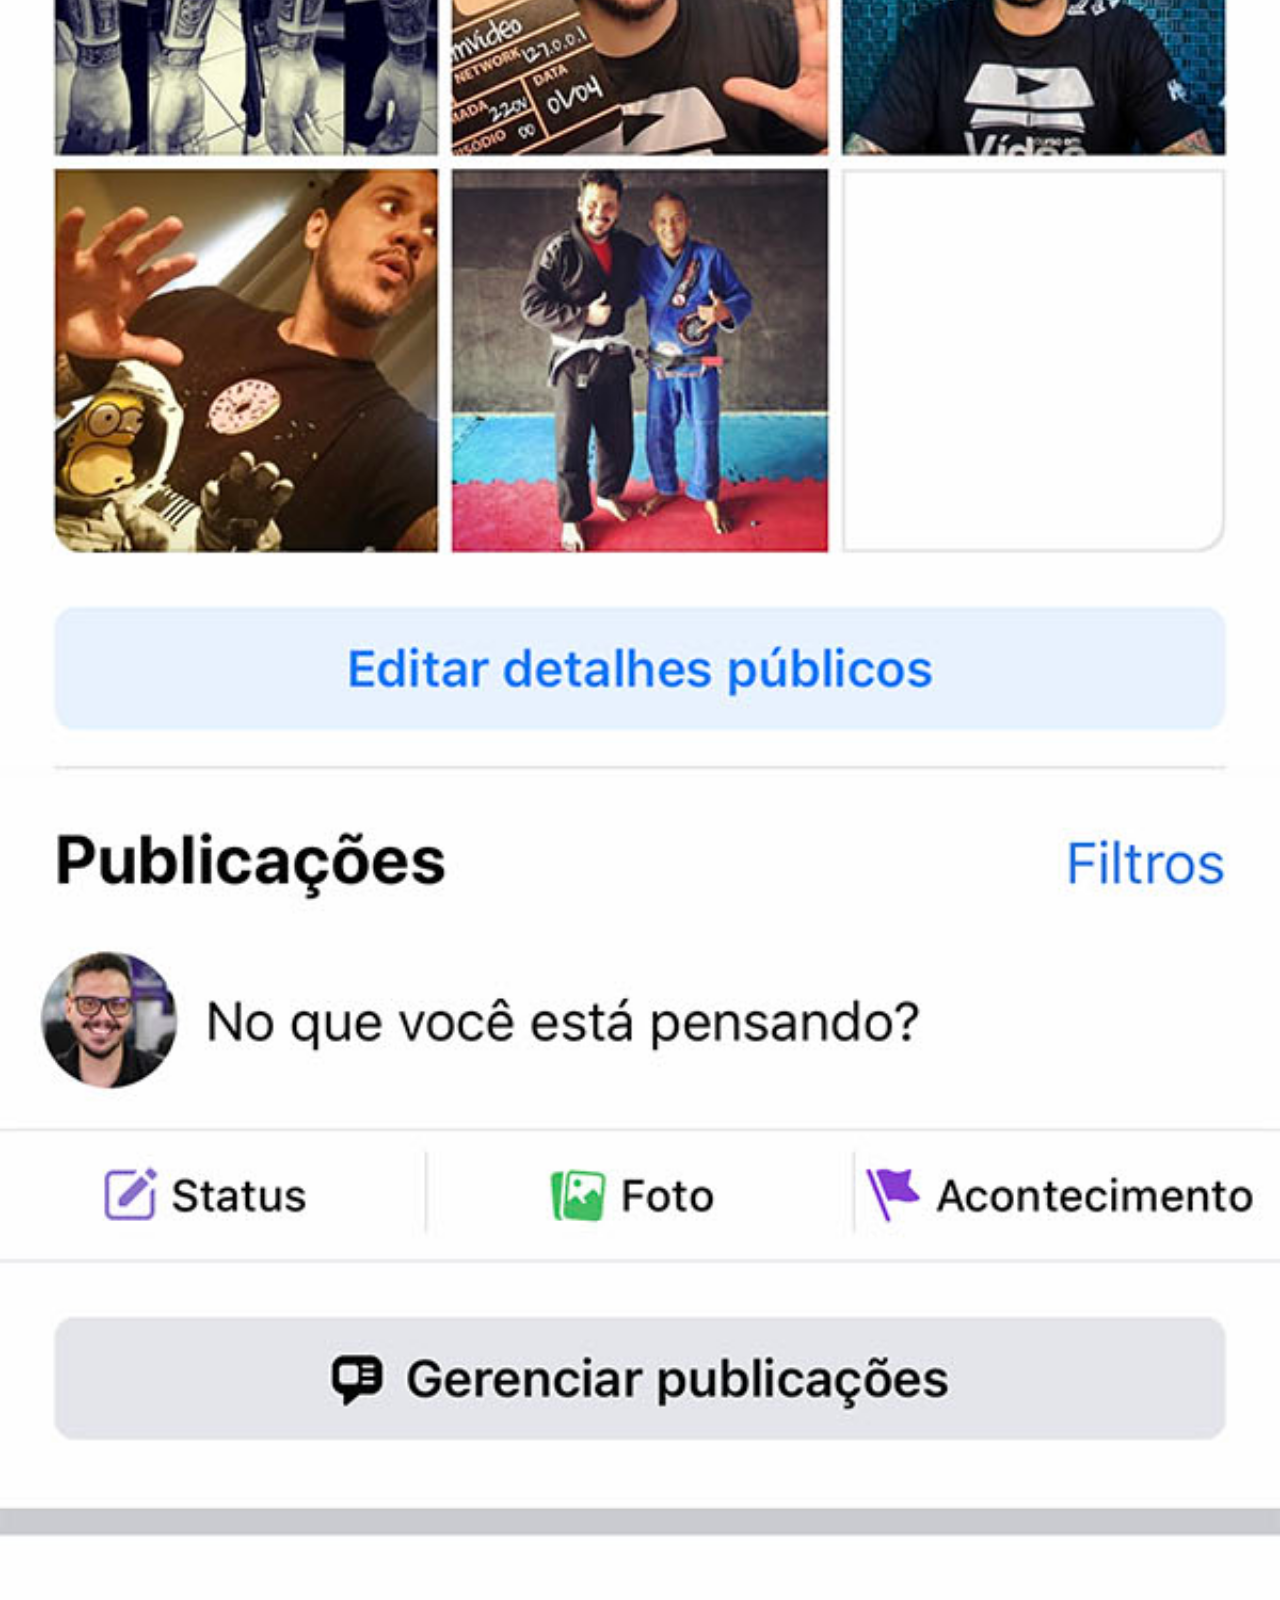
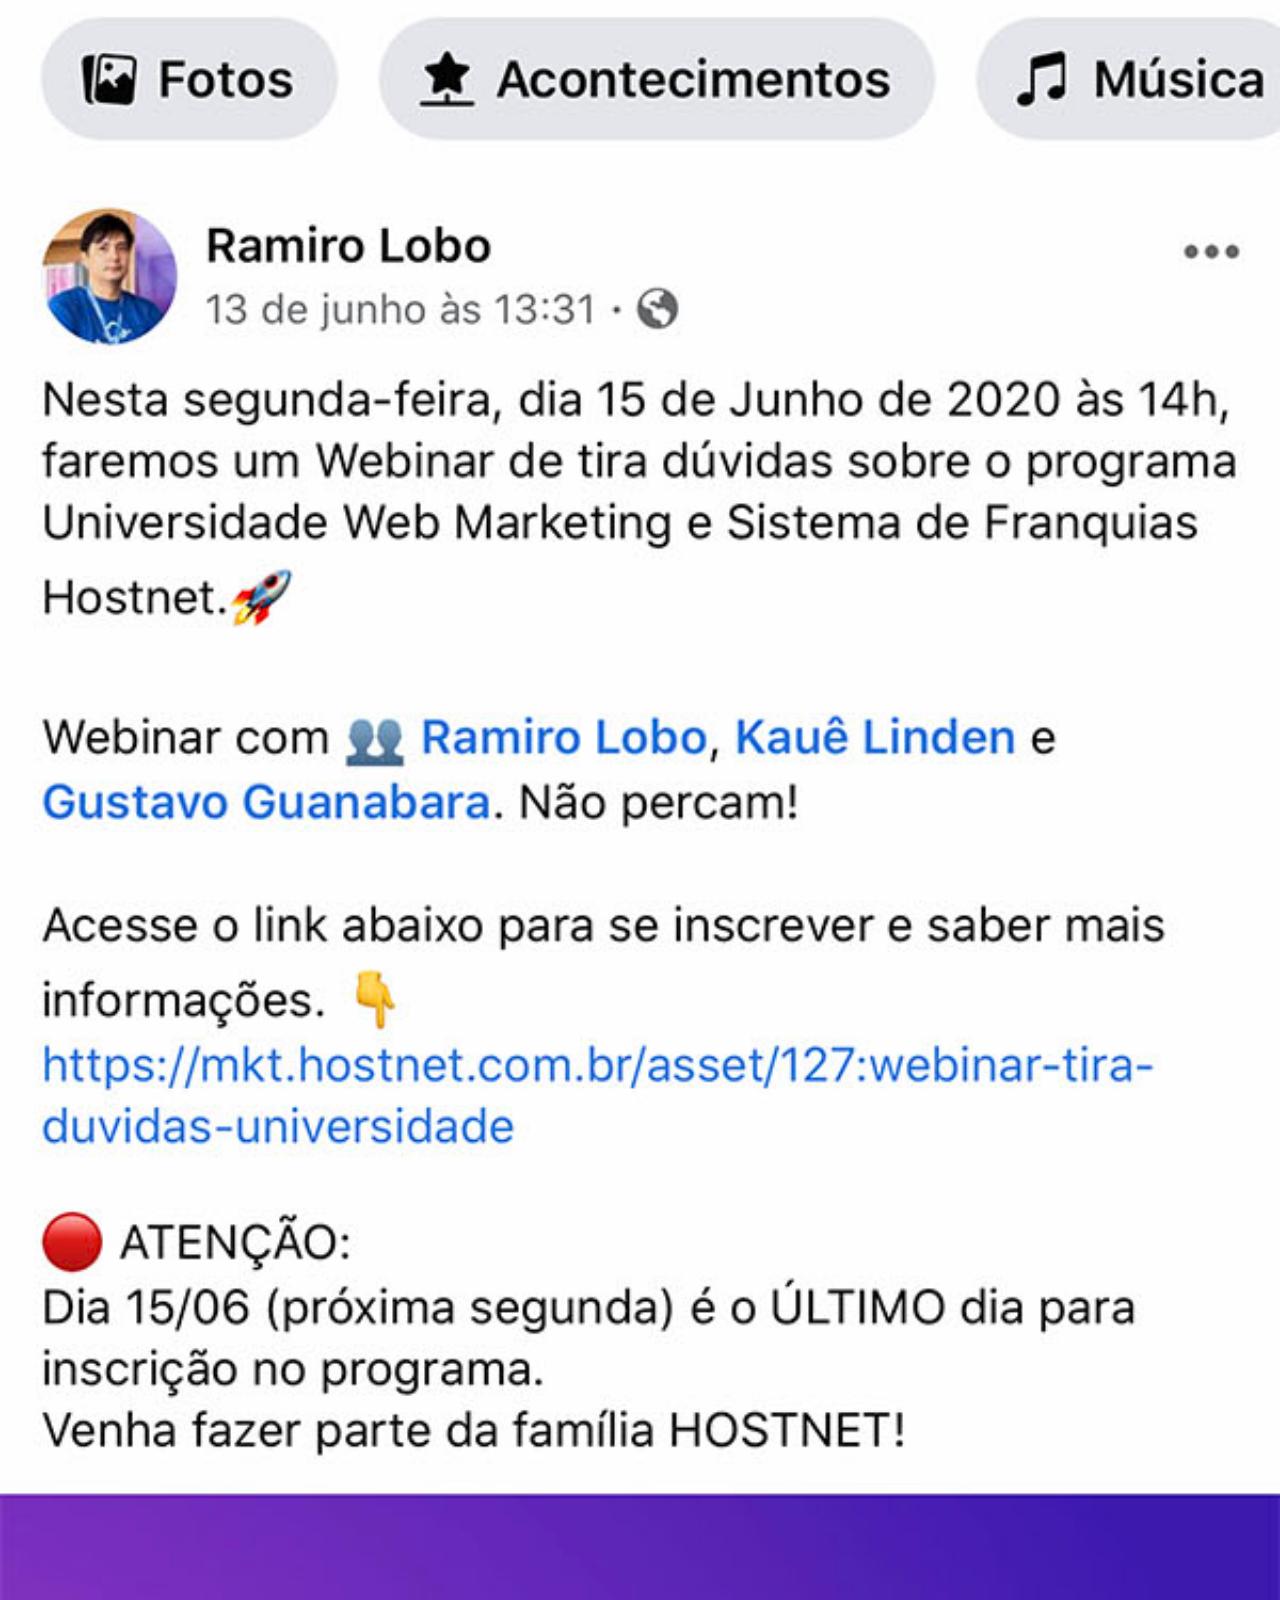
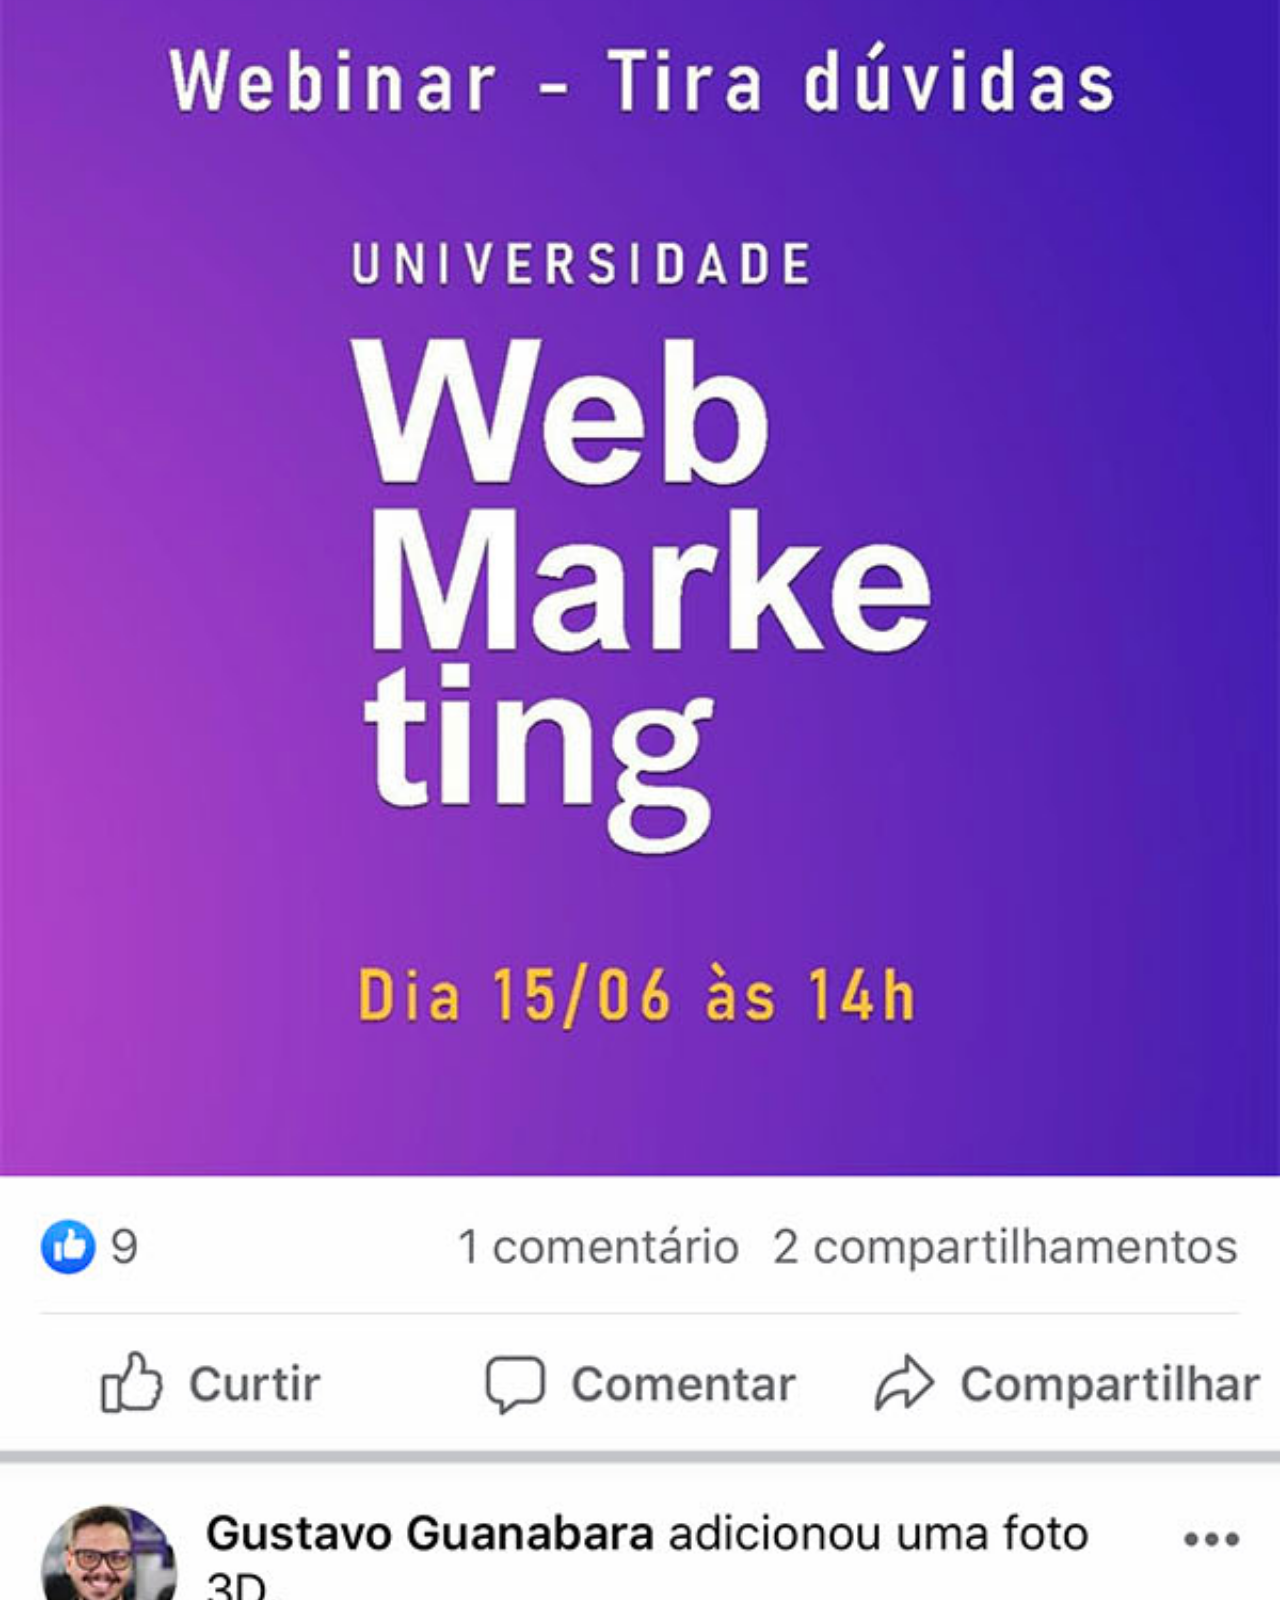
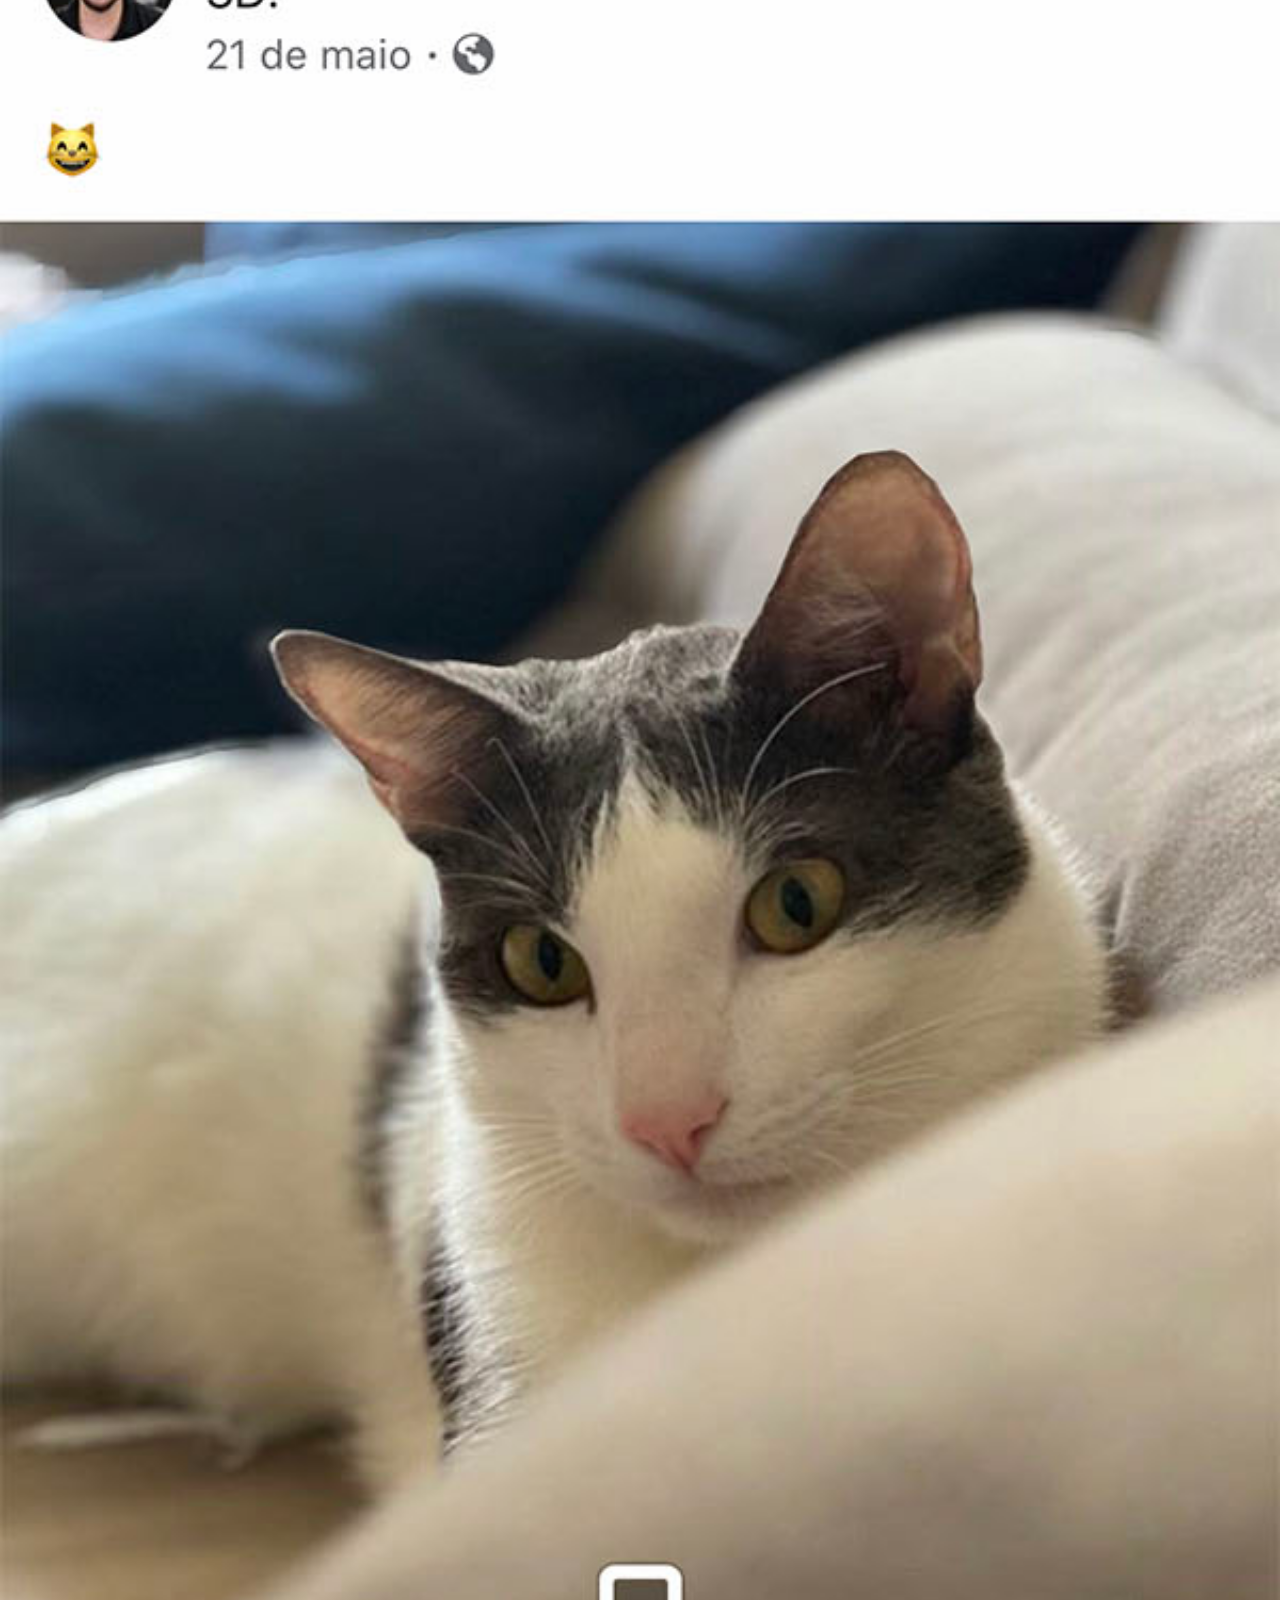
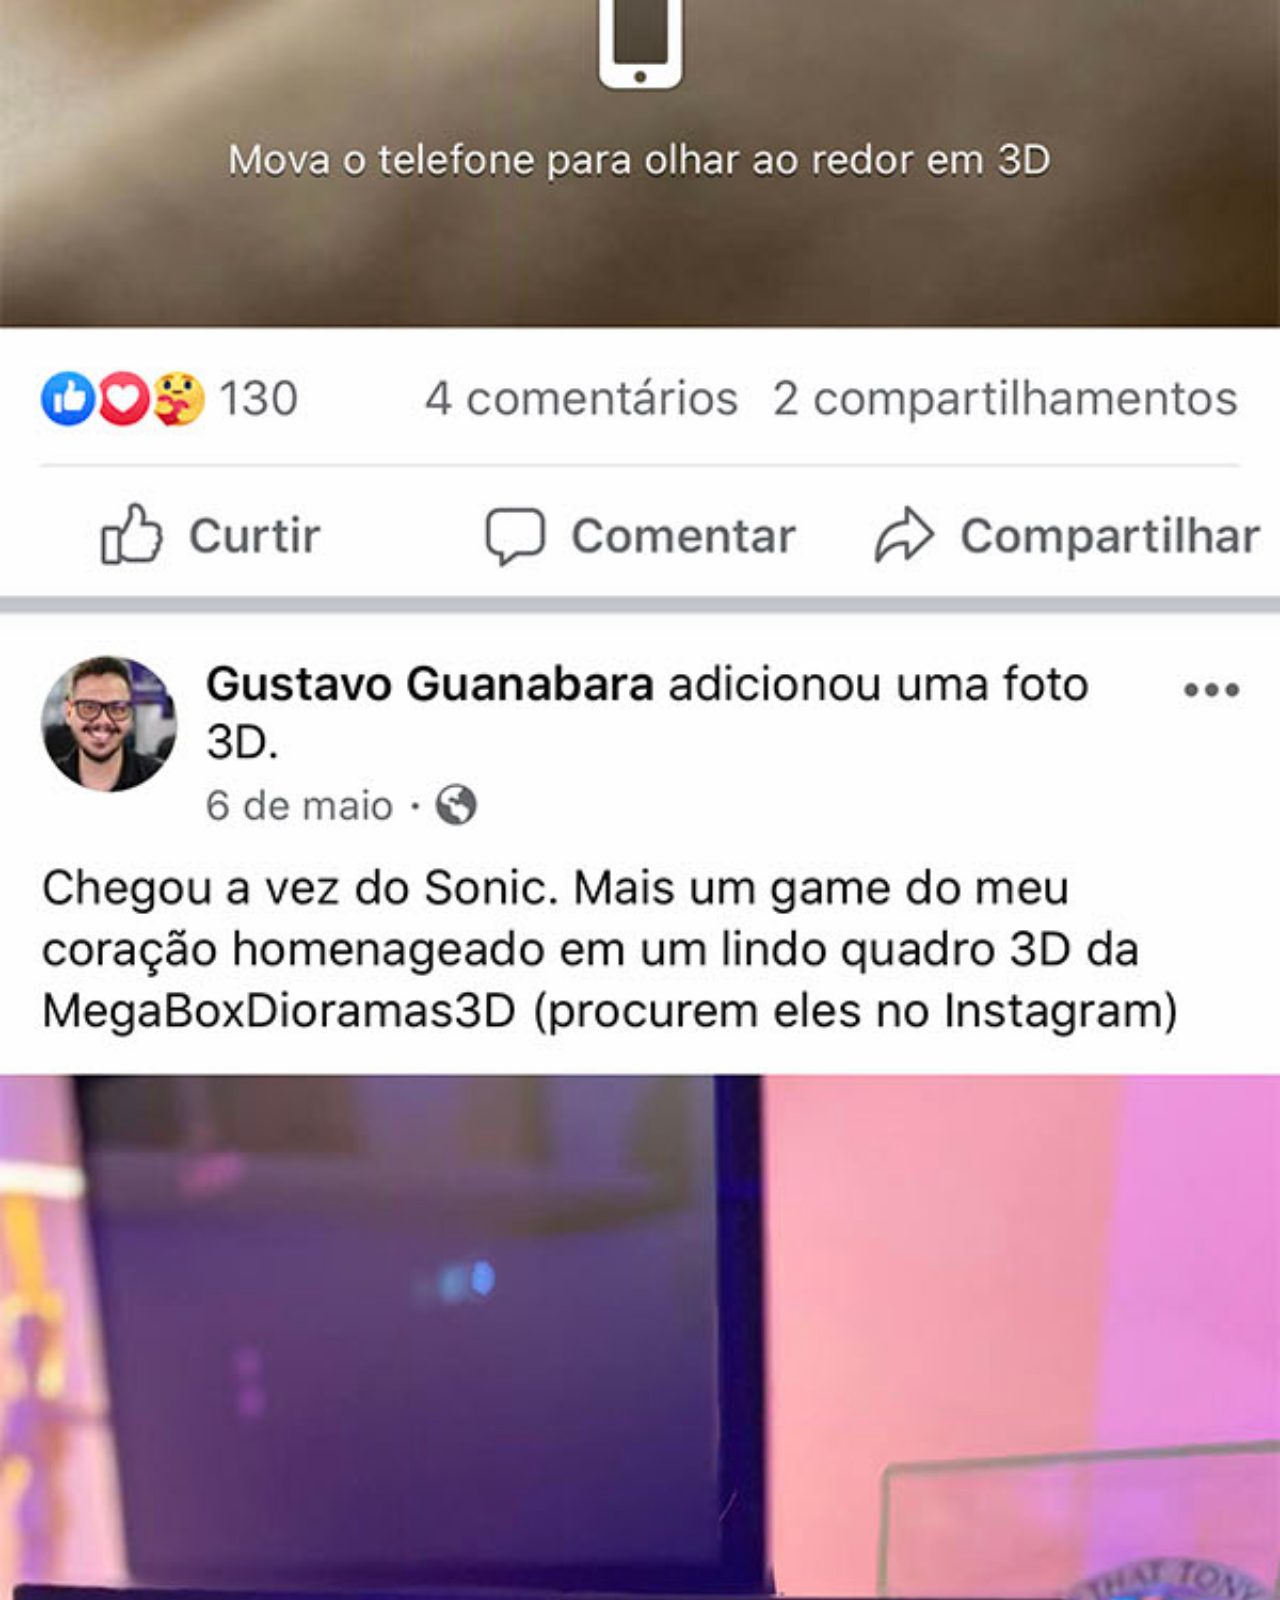
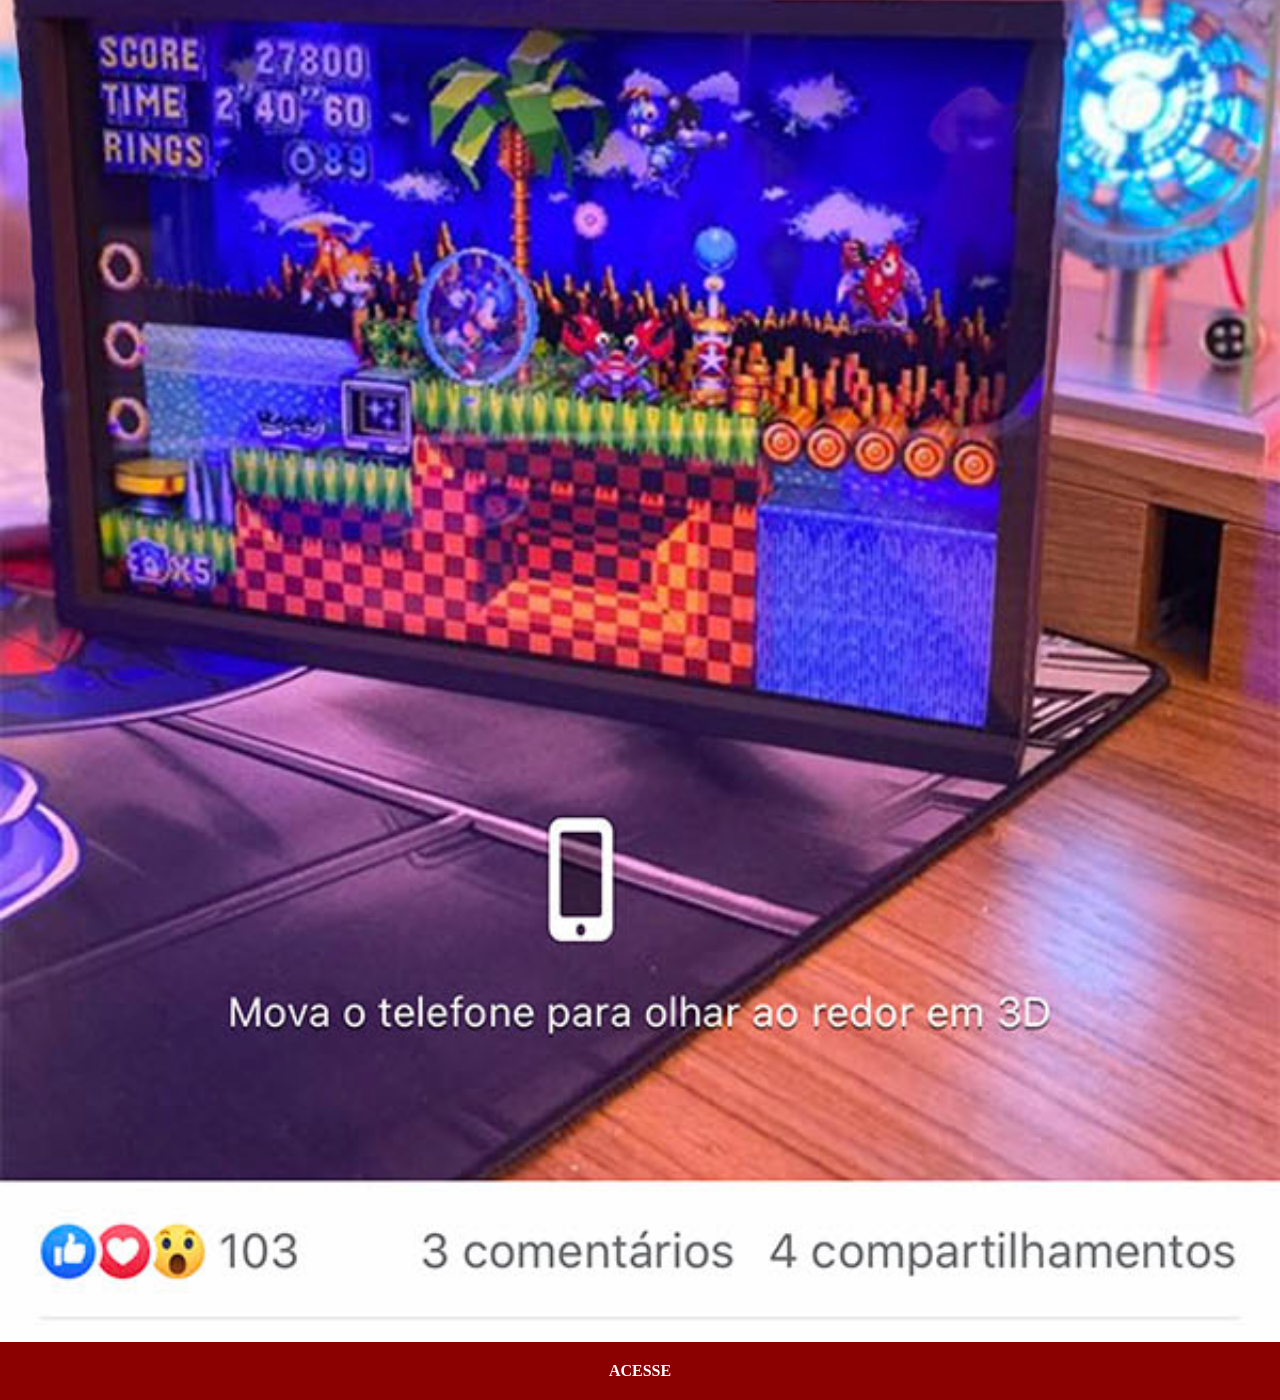
<file: lattes.html>
<!DOCTYPE html>
<html lang="pt-br">
<head>
    <meta charset="UTF-8">
    <meta name="viewport" content="width=device-width, initial-scale=1.0">
    <title>Lattes</title>
    <link rel="stylesheet" href="estilos/social.css">
</head>

<body>

    <img src="estilos/imagens/tela-facebook.jpg" alt="Tela Facebook-lattes">
    <a href="https://buscatextual.cnpq.br/buscatextual/visualizacv.do?id=K1233992D5&tokenCaptchar=[base64]" target="_blank">ACESSE</a>
    
</body>
</html>
</file>
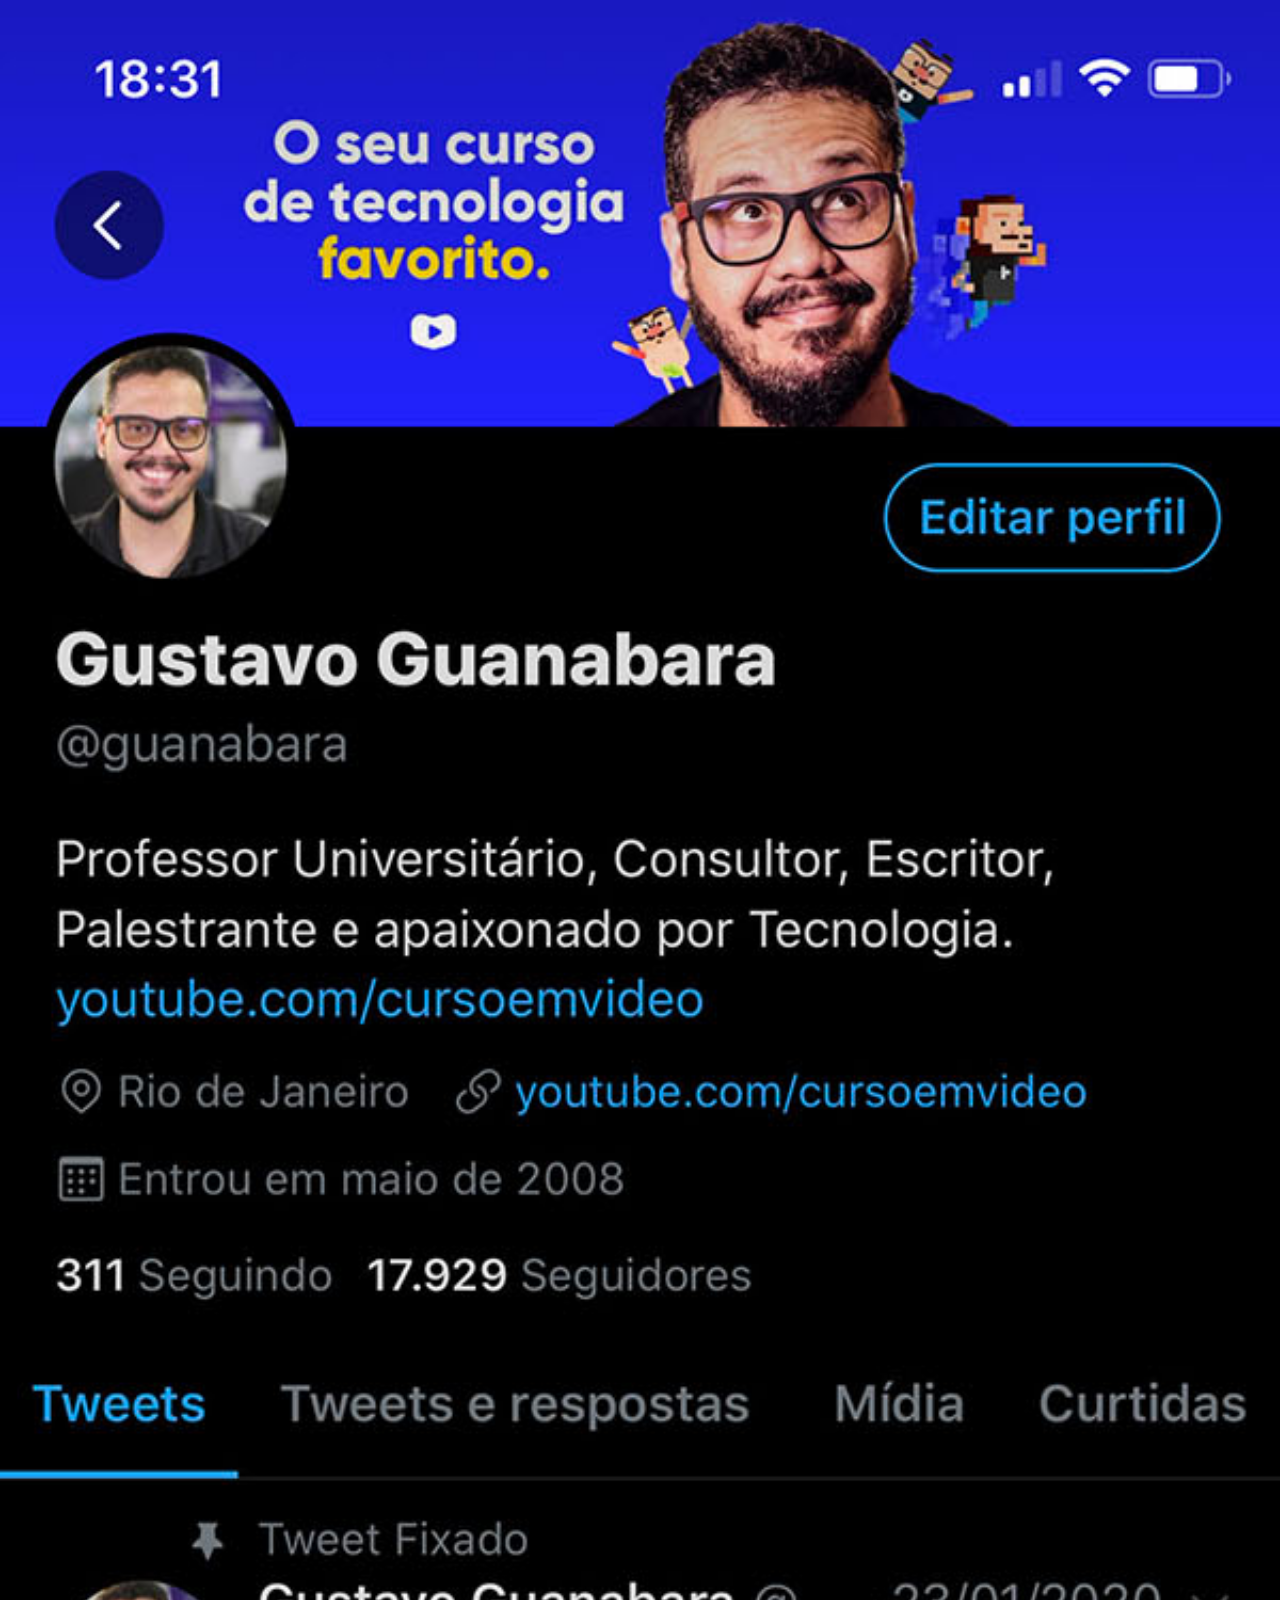
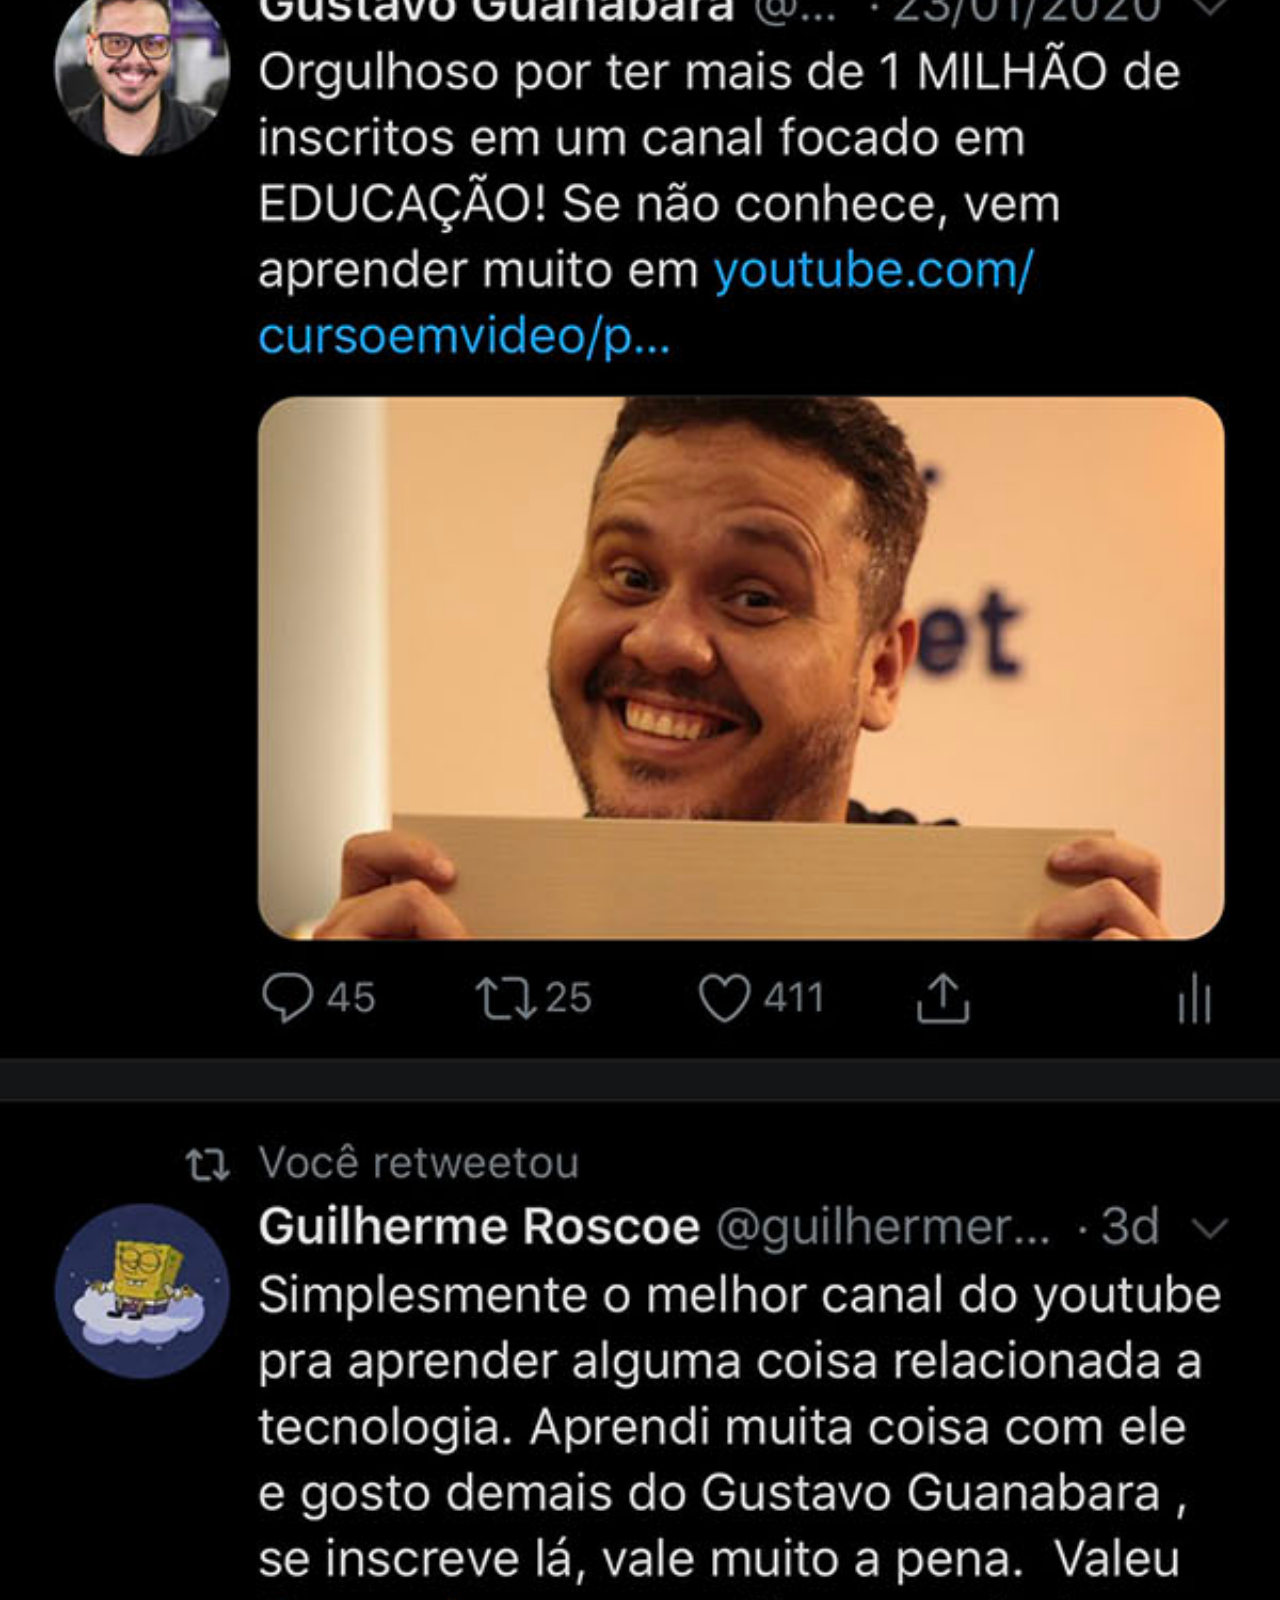
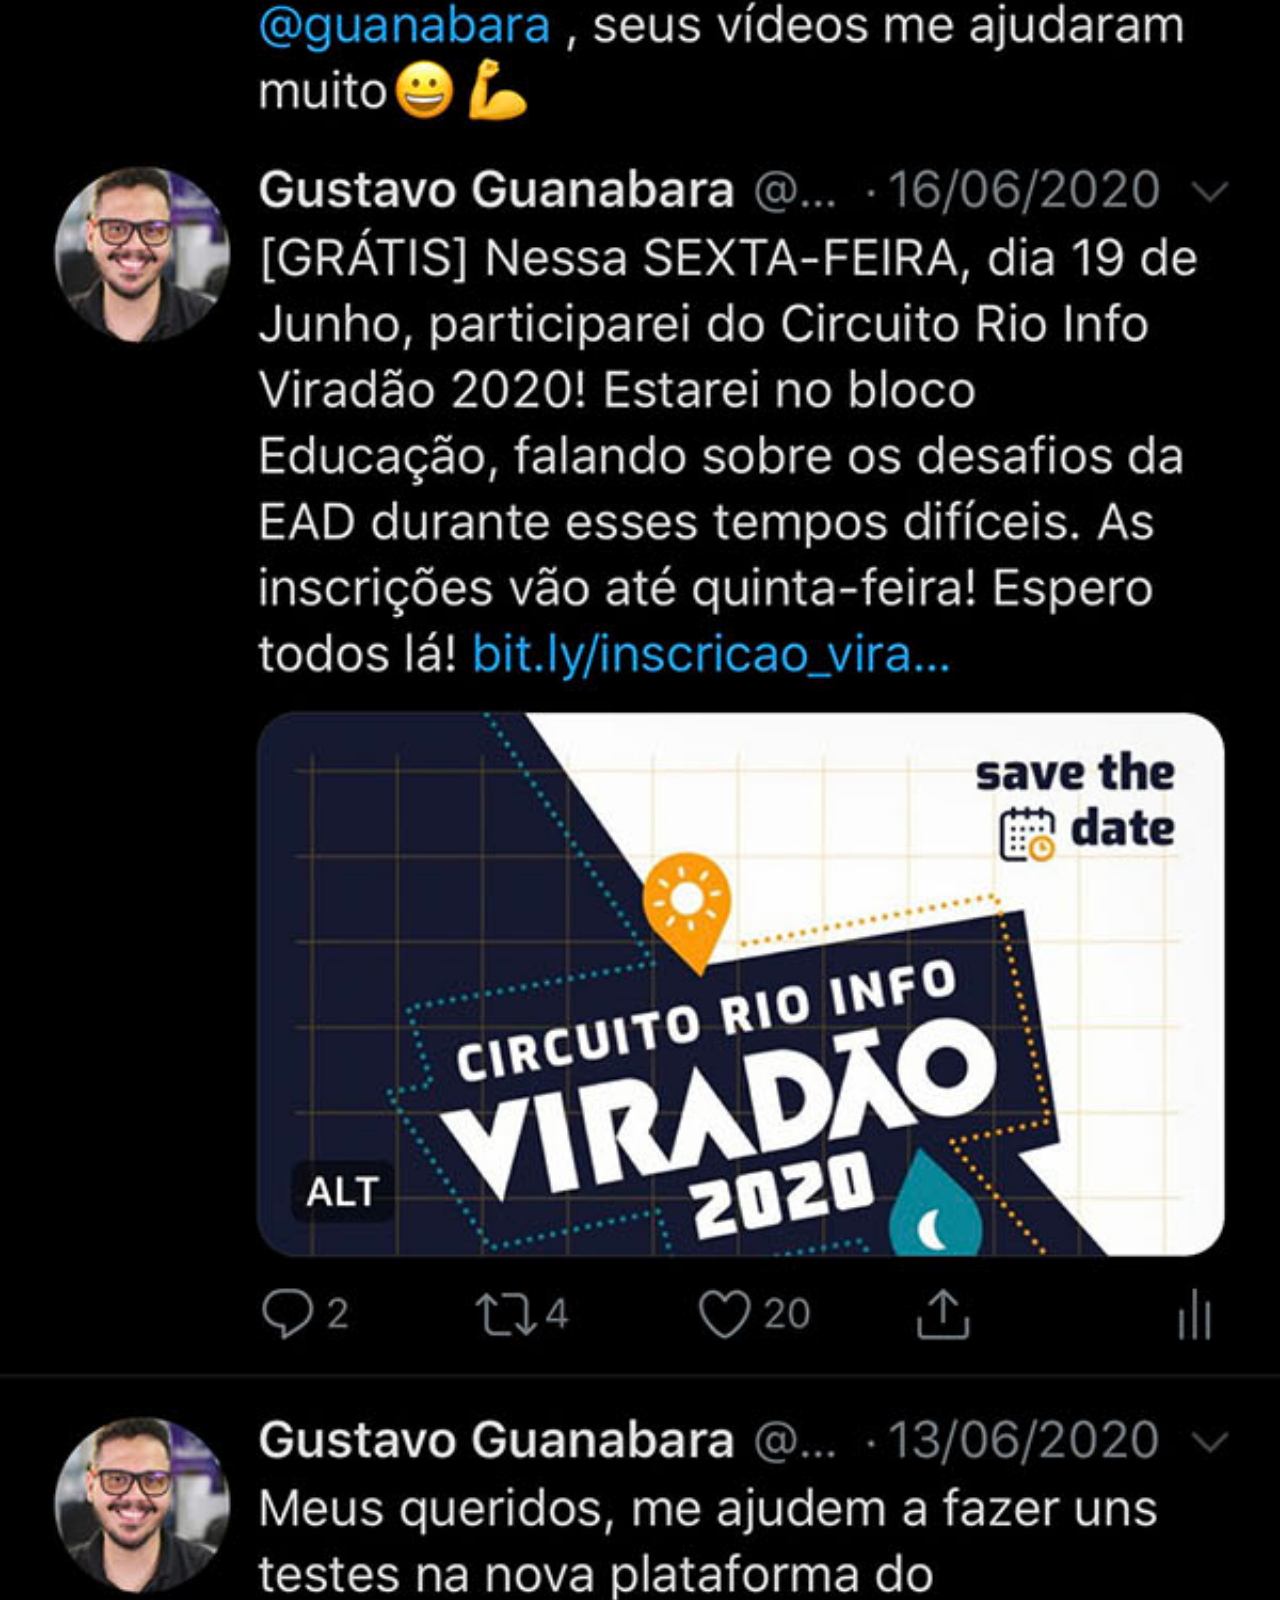
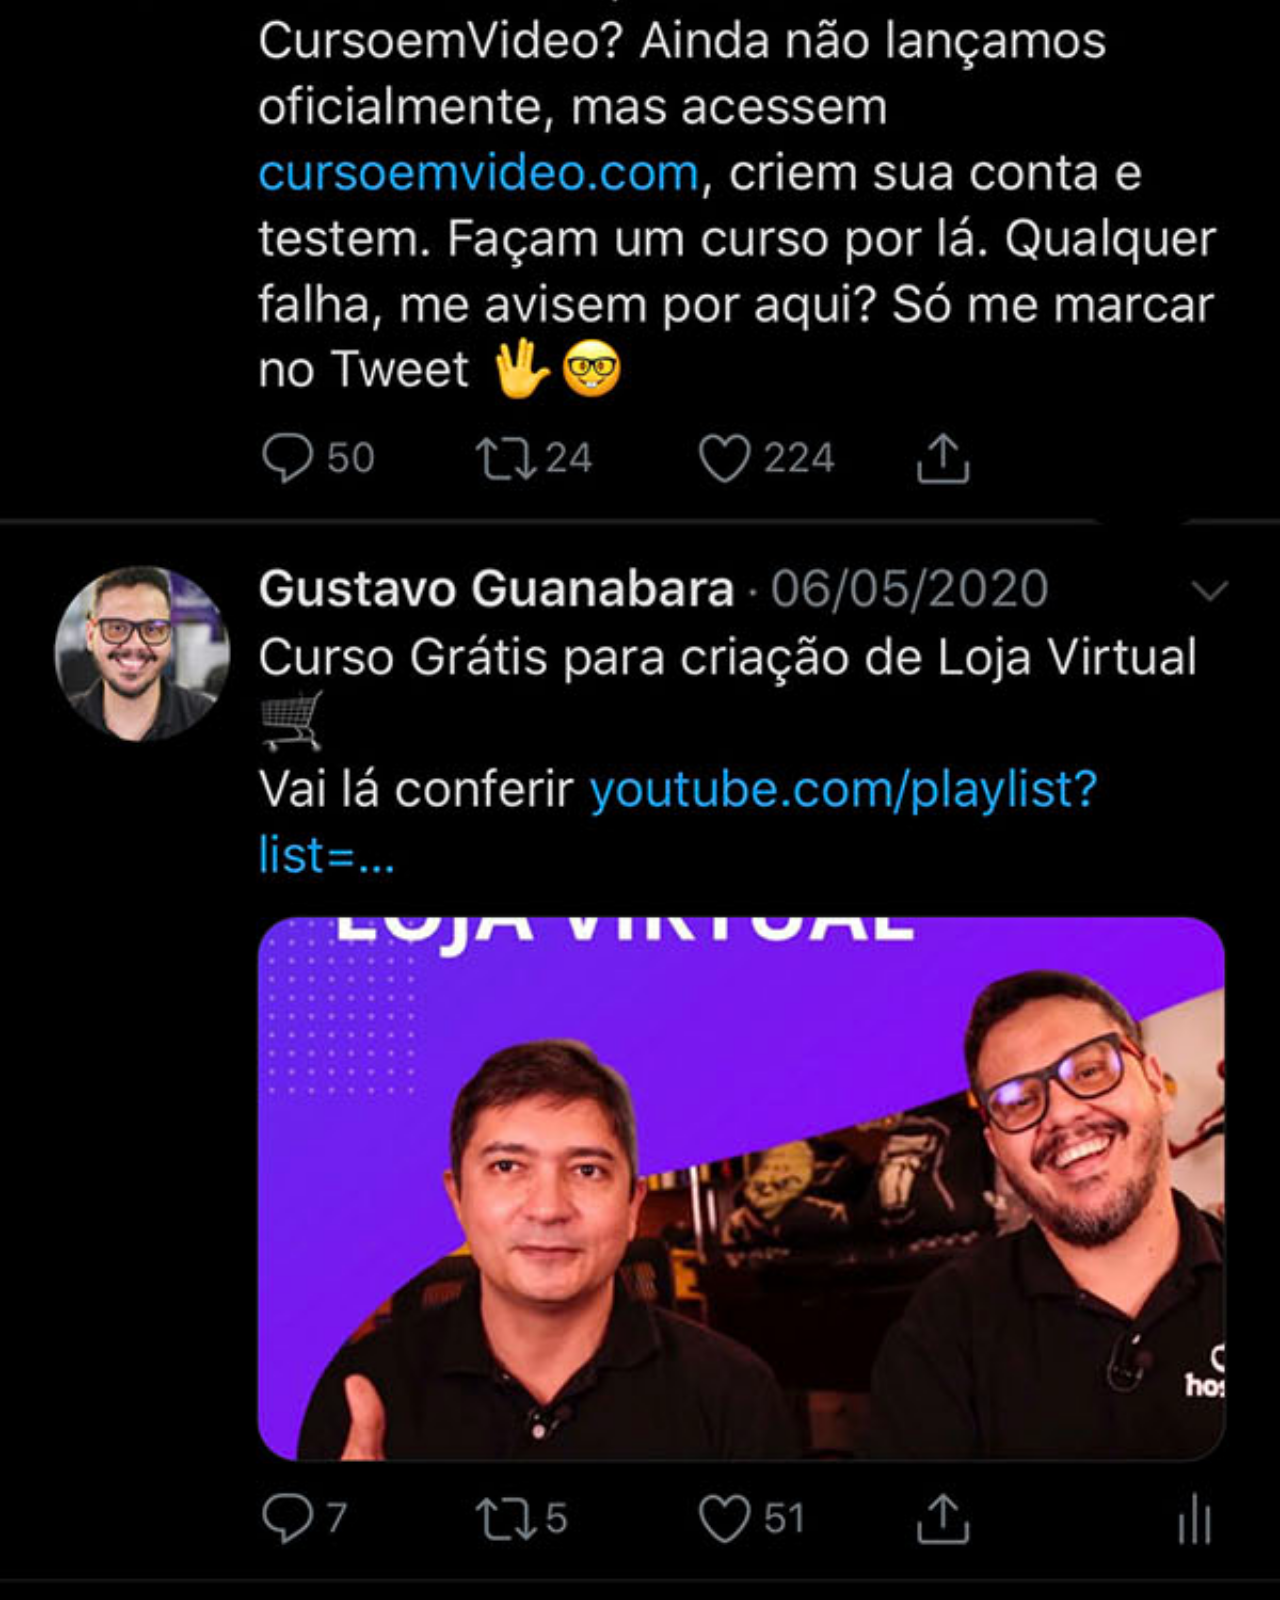
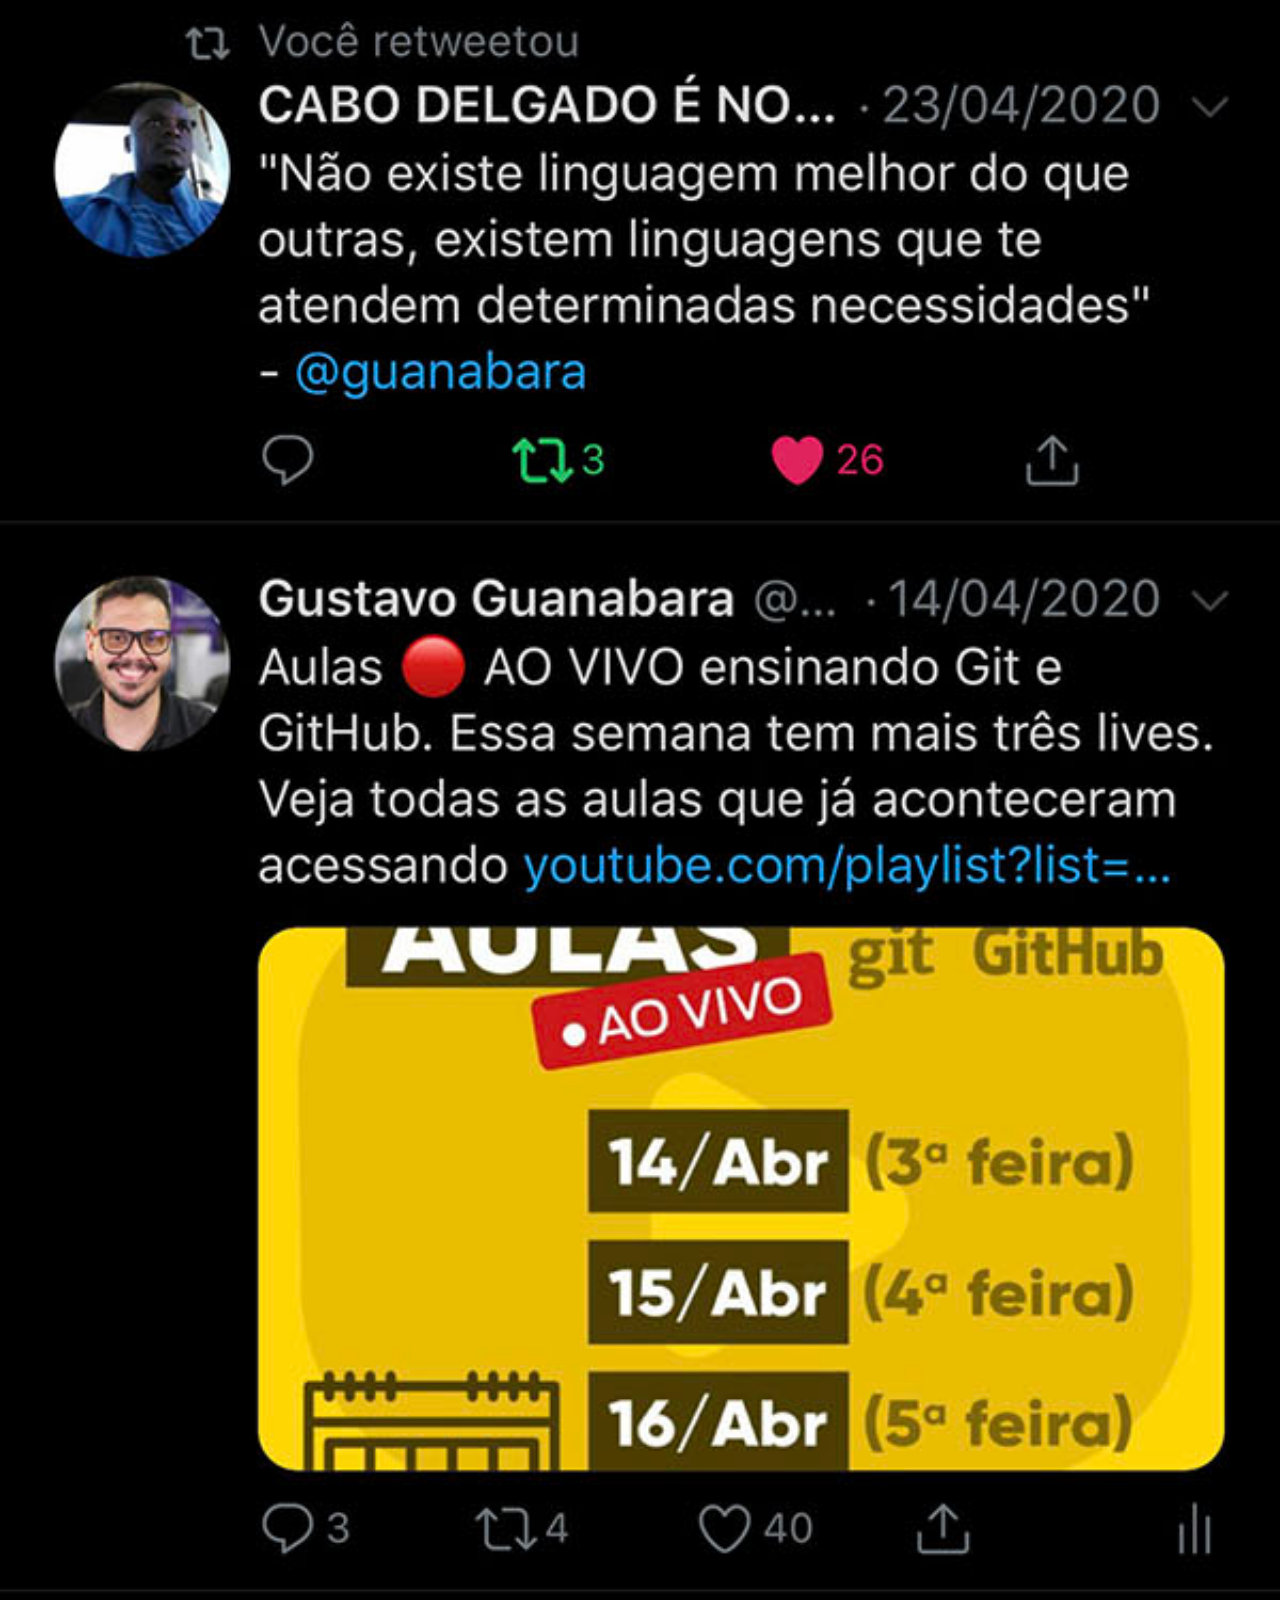
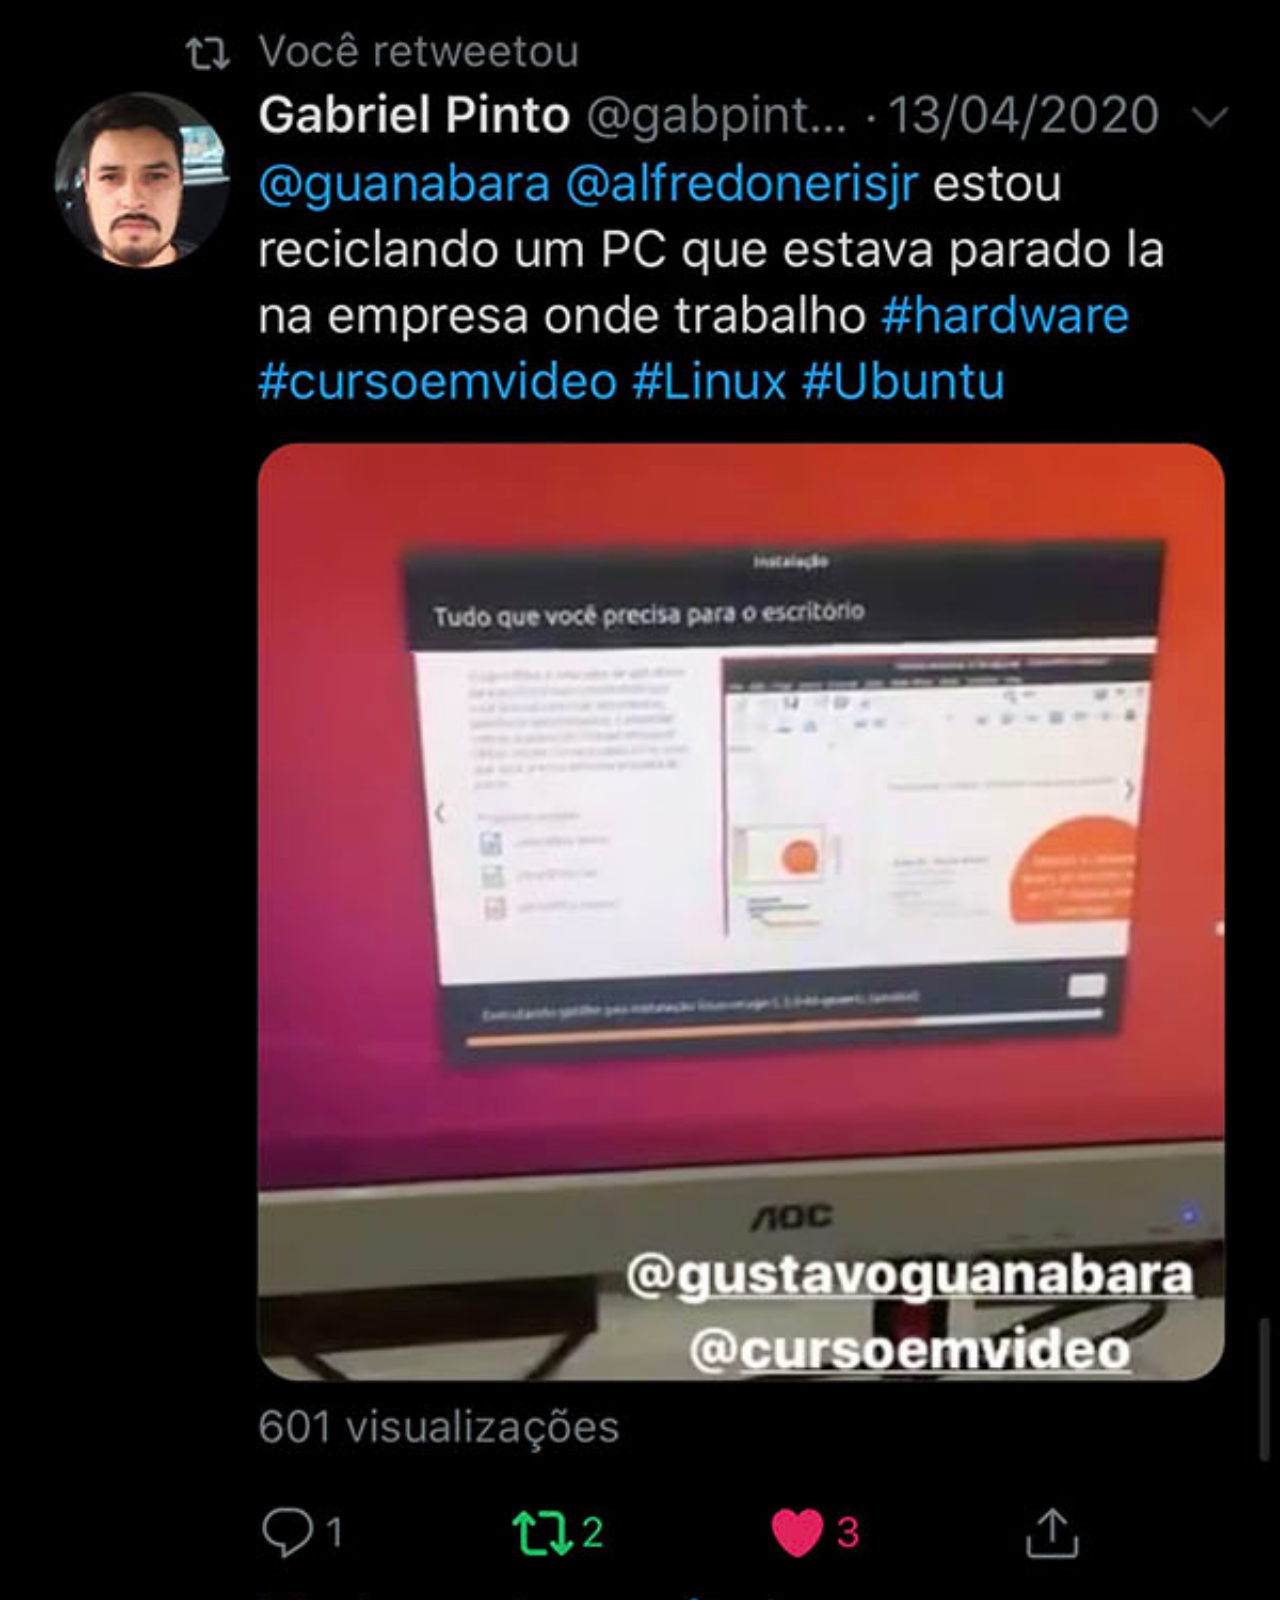
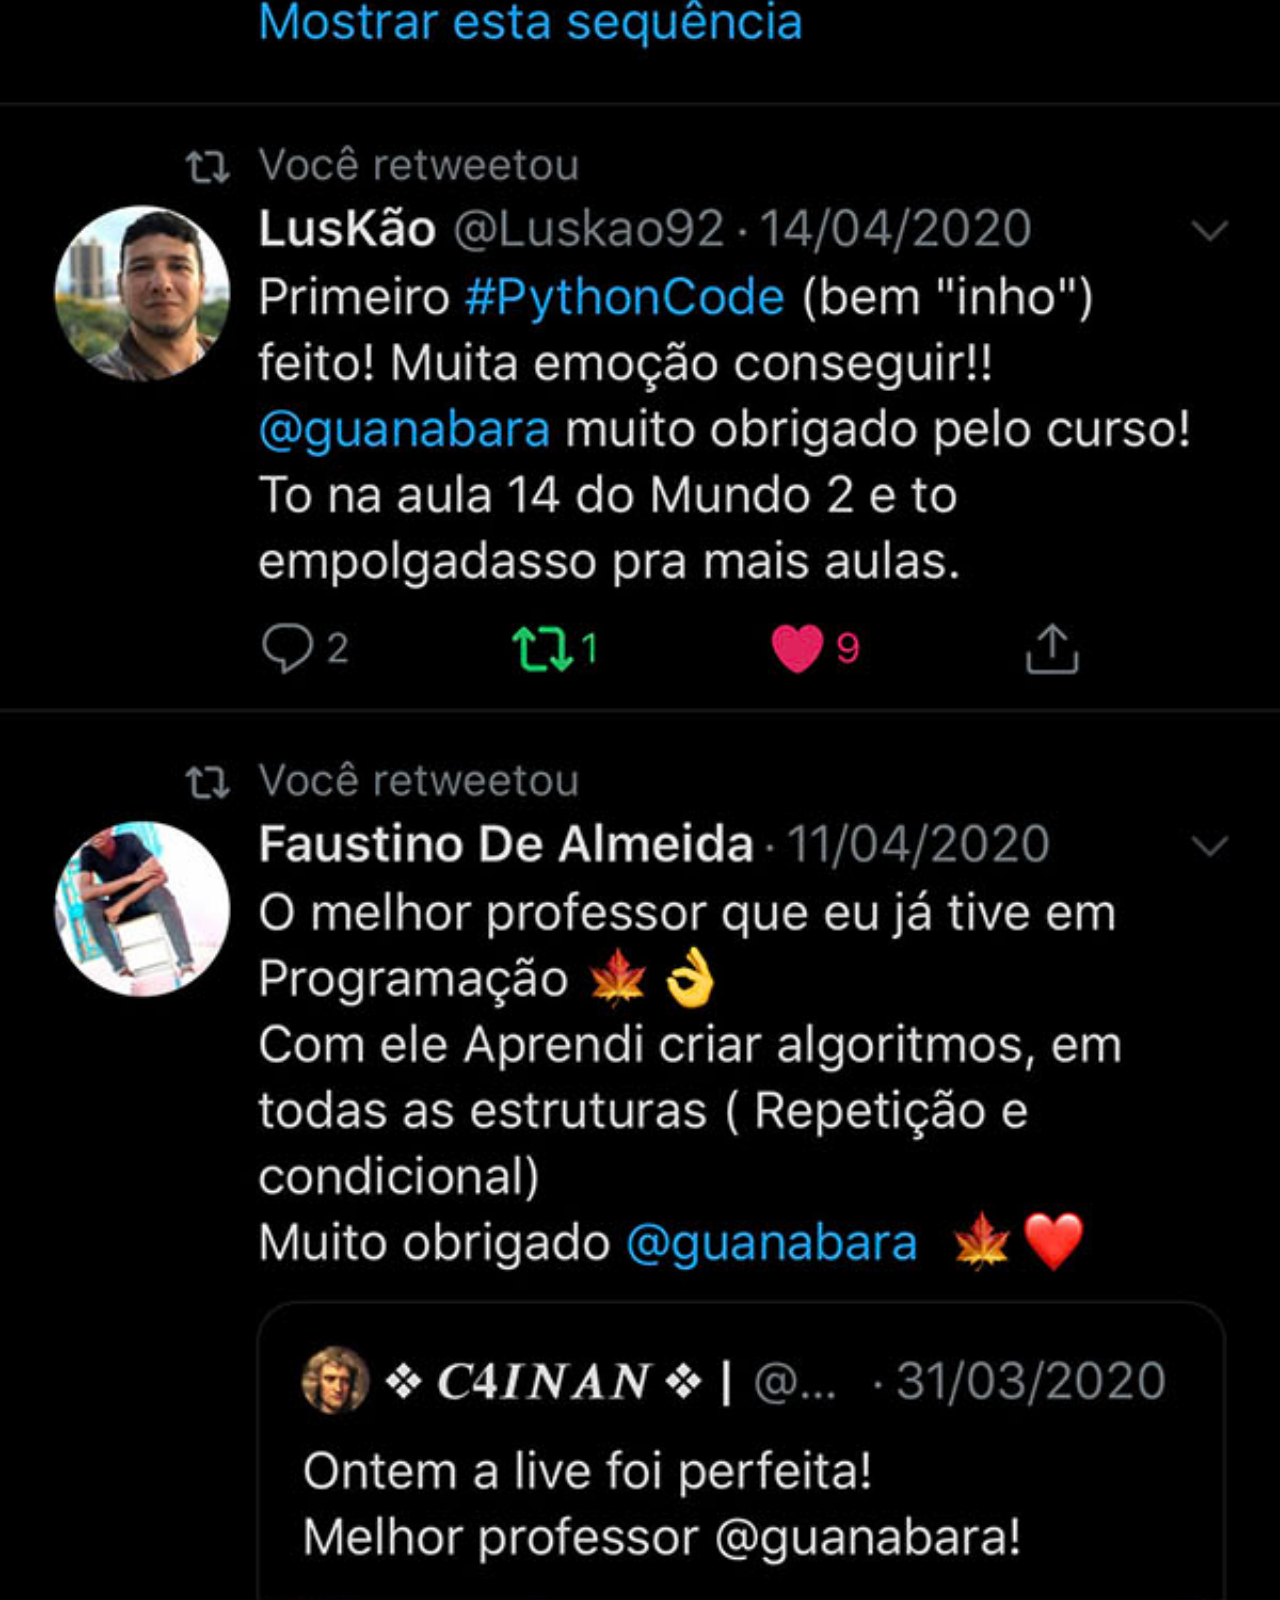
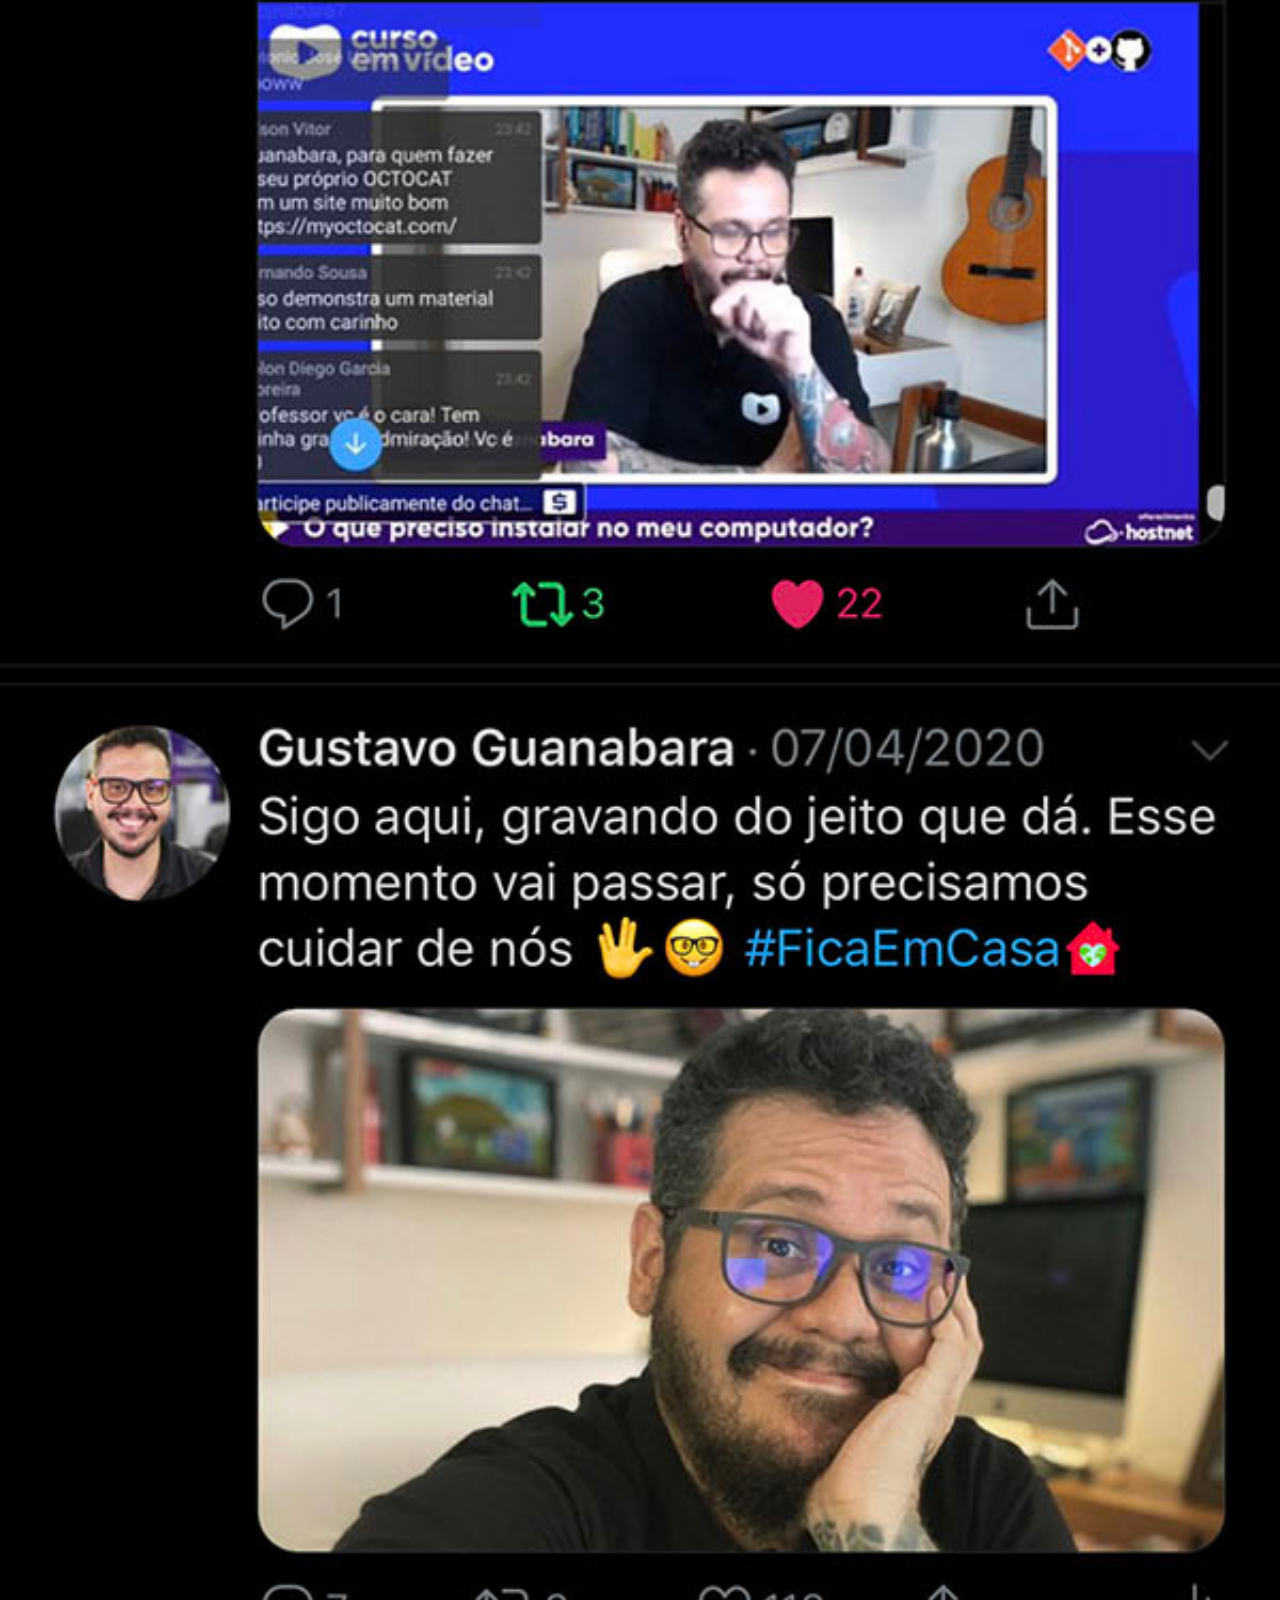
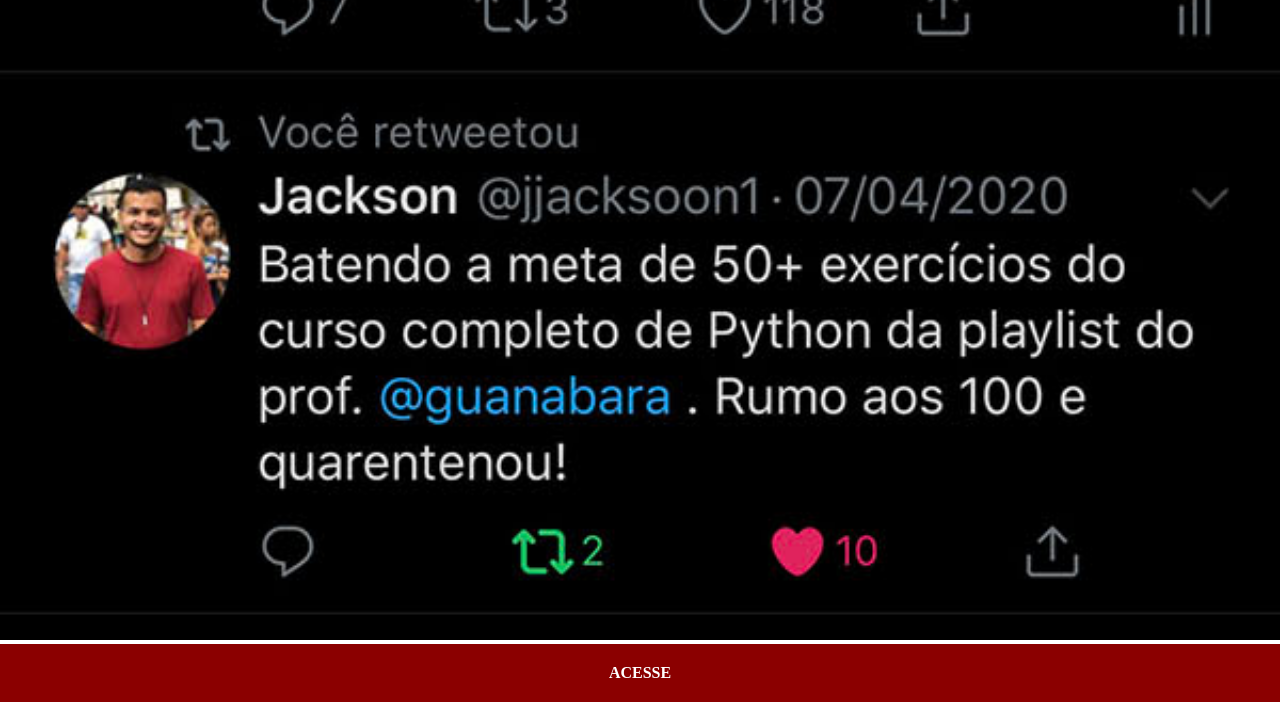
<file: twitter.html>
<!DOCTYPE html>
<html lang="pt-br">
<head>
    <meta charset="UTF-8">
    <meta name="viewport" content="width=device-width, initial-scale=1.0">
    <title>Twitter</title>
    <link rel="stylesheet" href="estilos/social.css">
</head>

<body>

    <img src="estilos/imagens/tela-twitter.jpg" alt="Tela Twitter">
    <a href="https://x.com/GiuGiuJR" target="_blank">ACESSE</a>
    
</body>
</html>
</file>
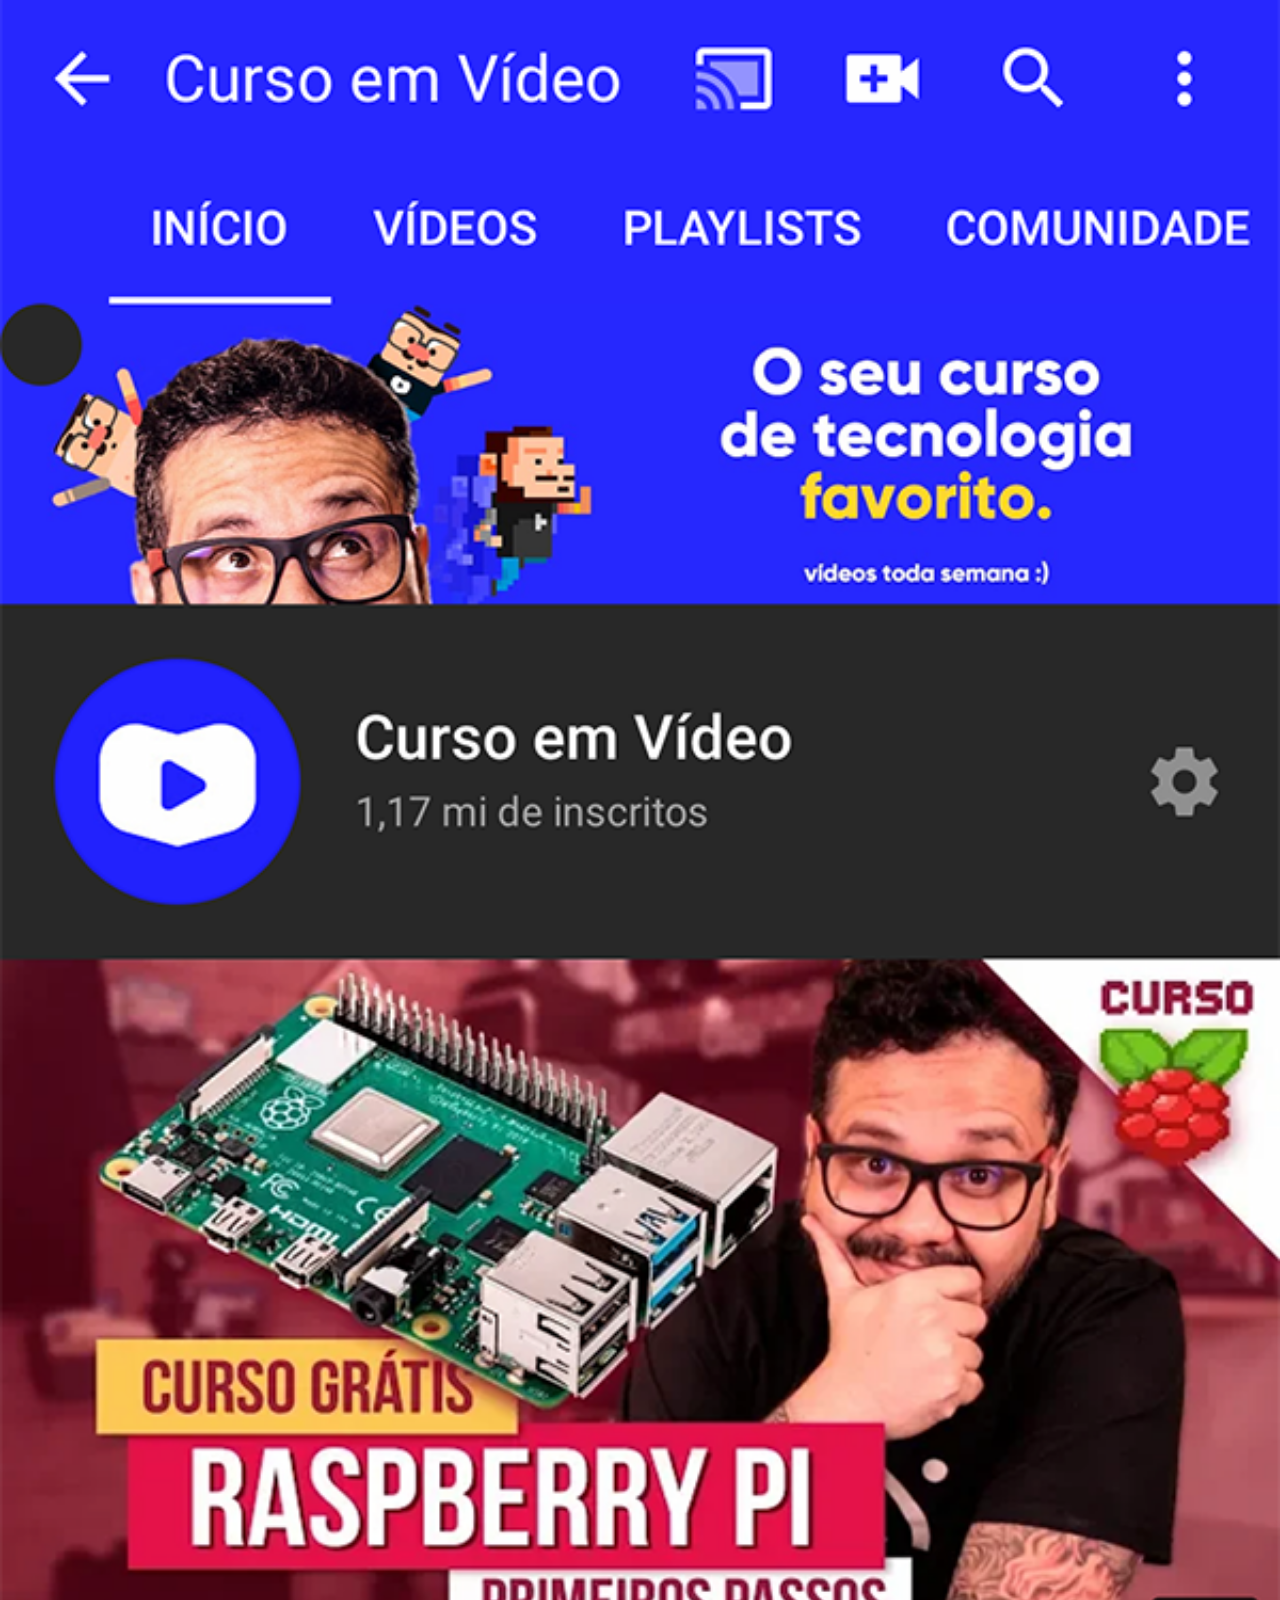
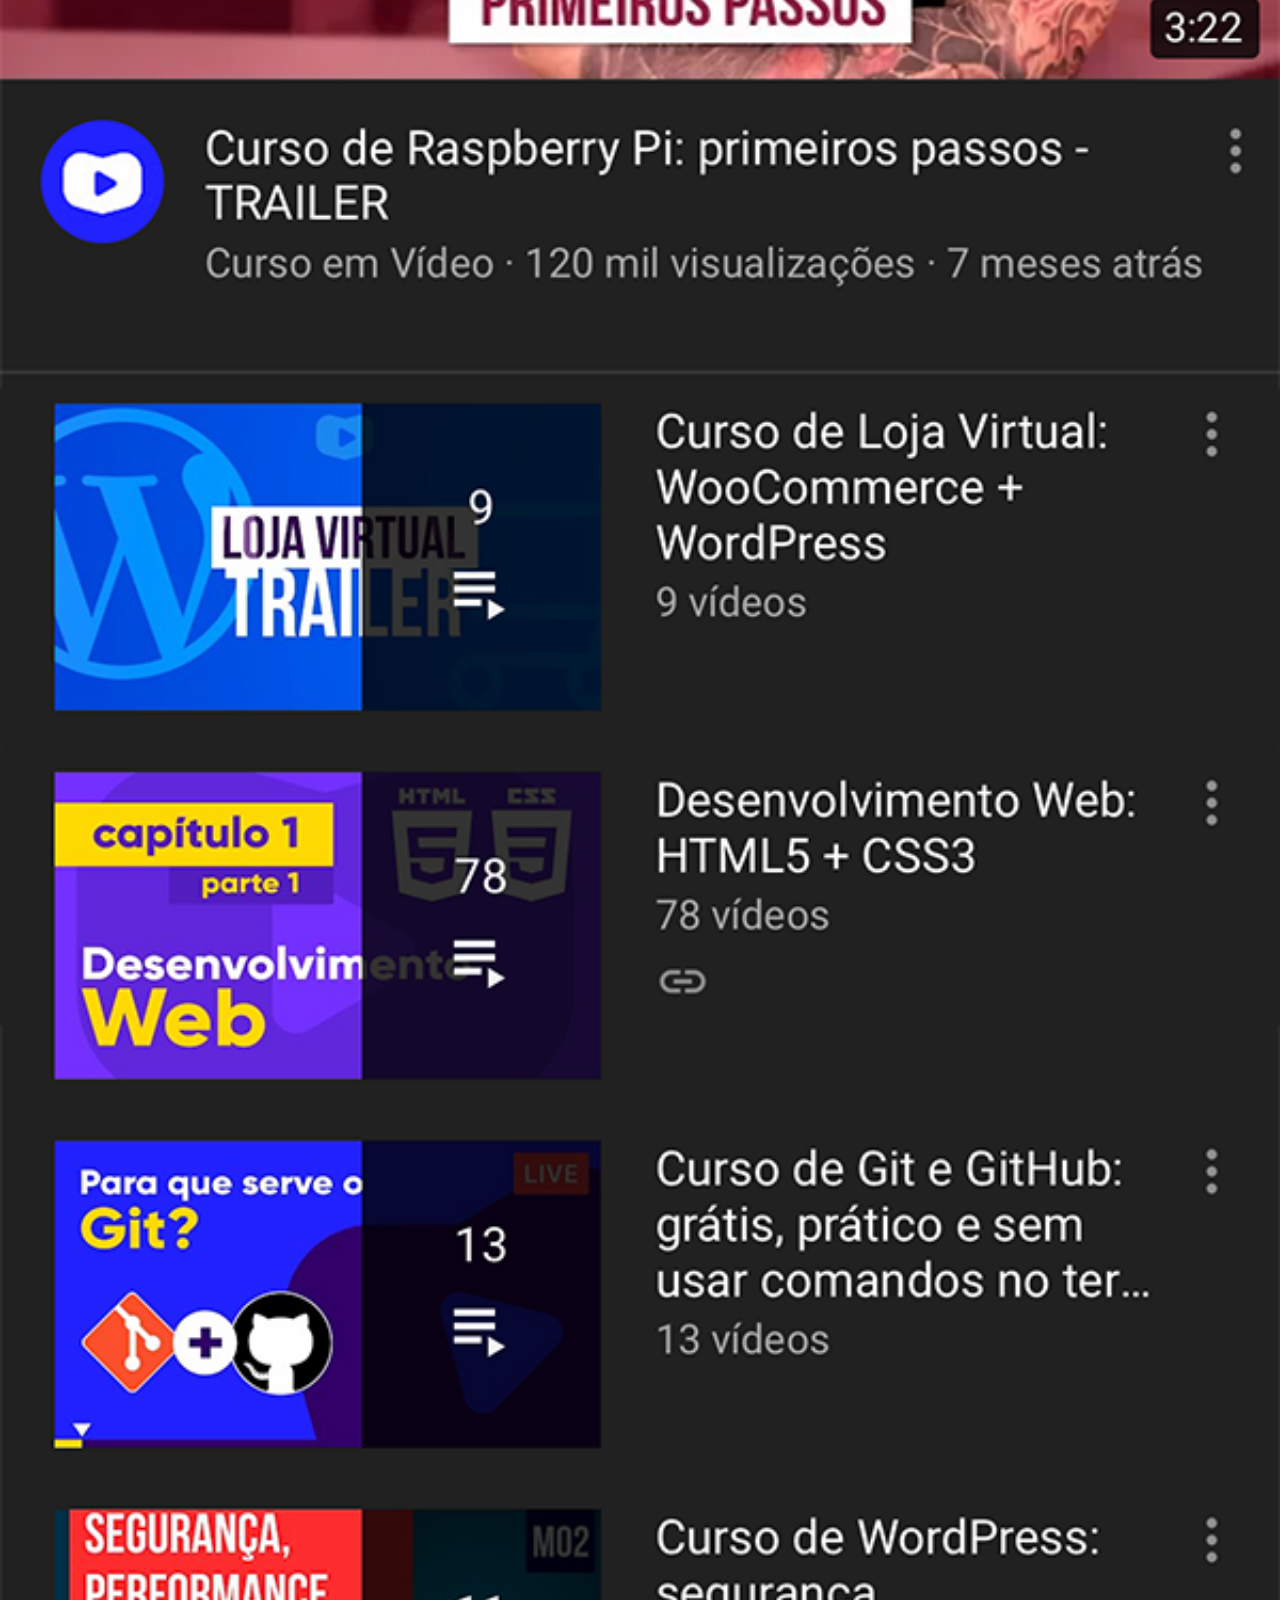
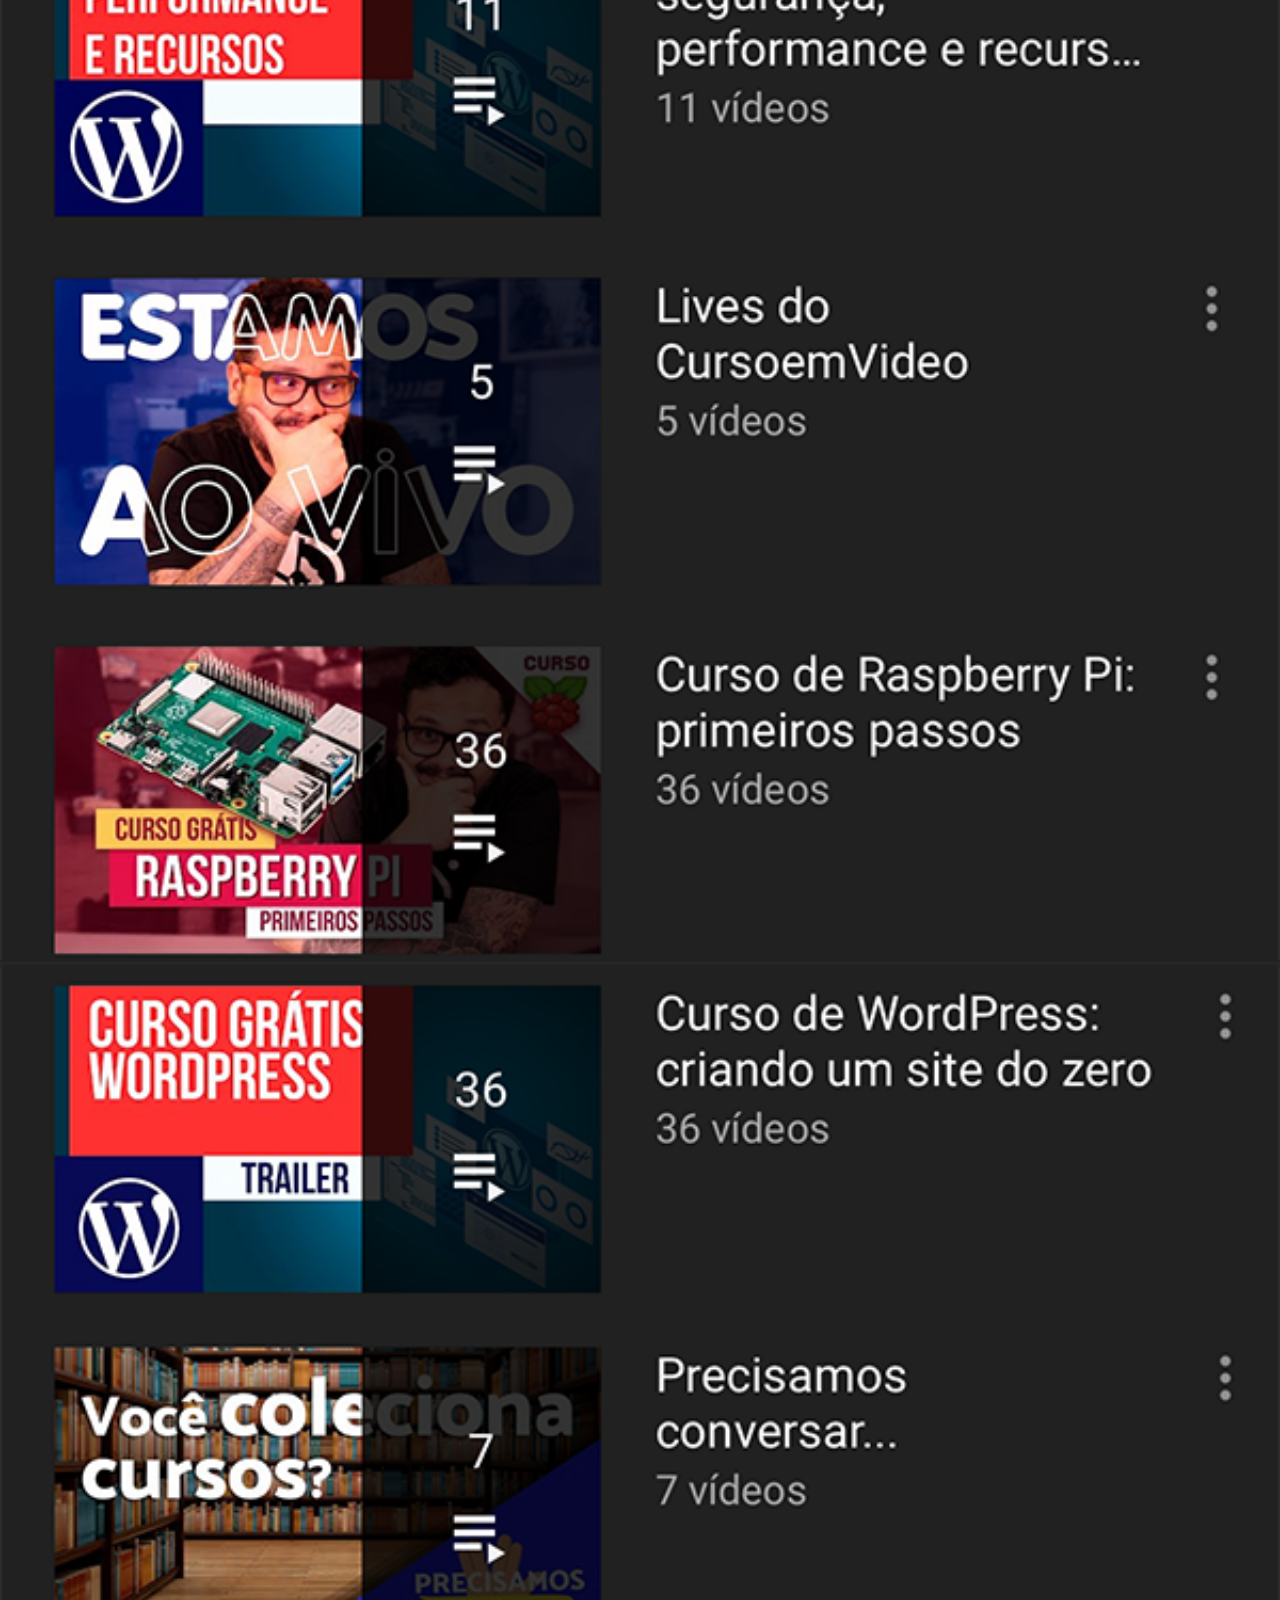
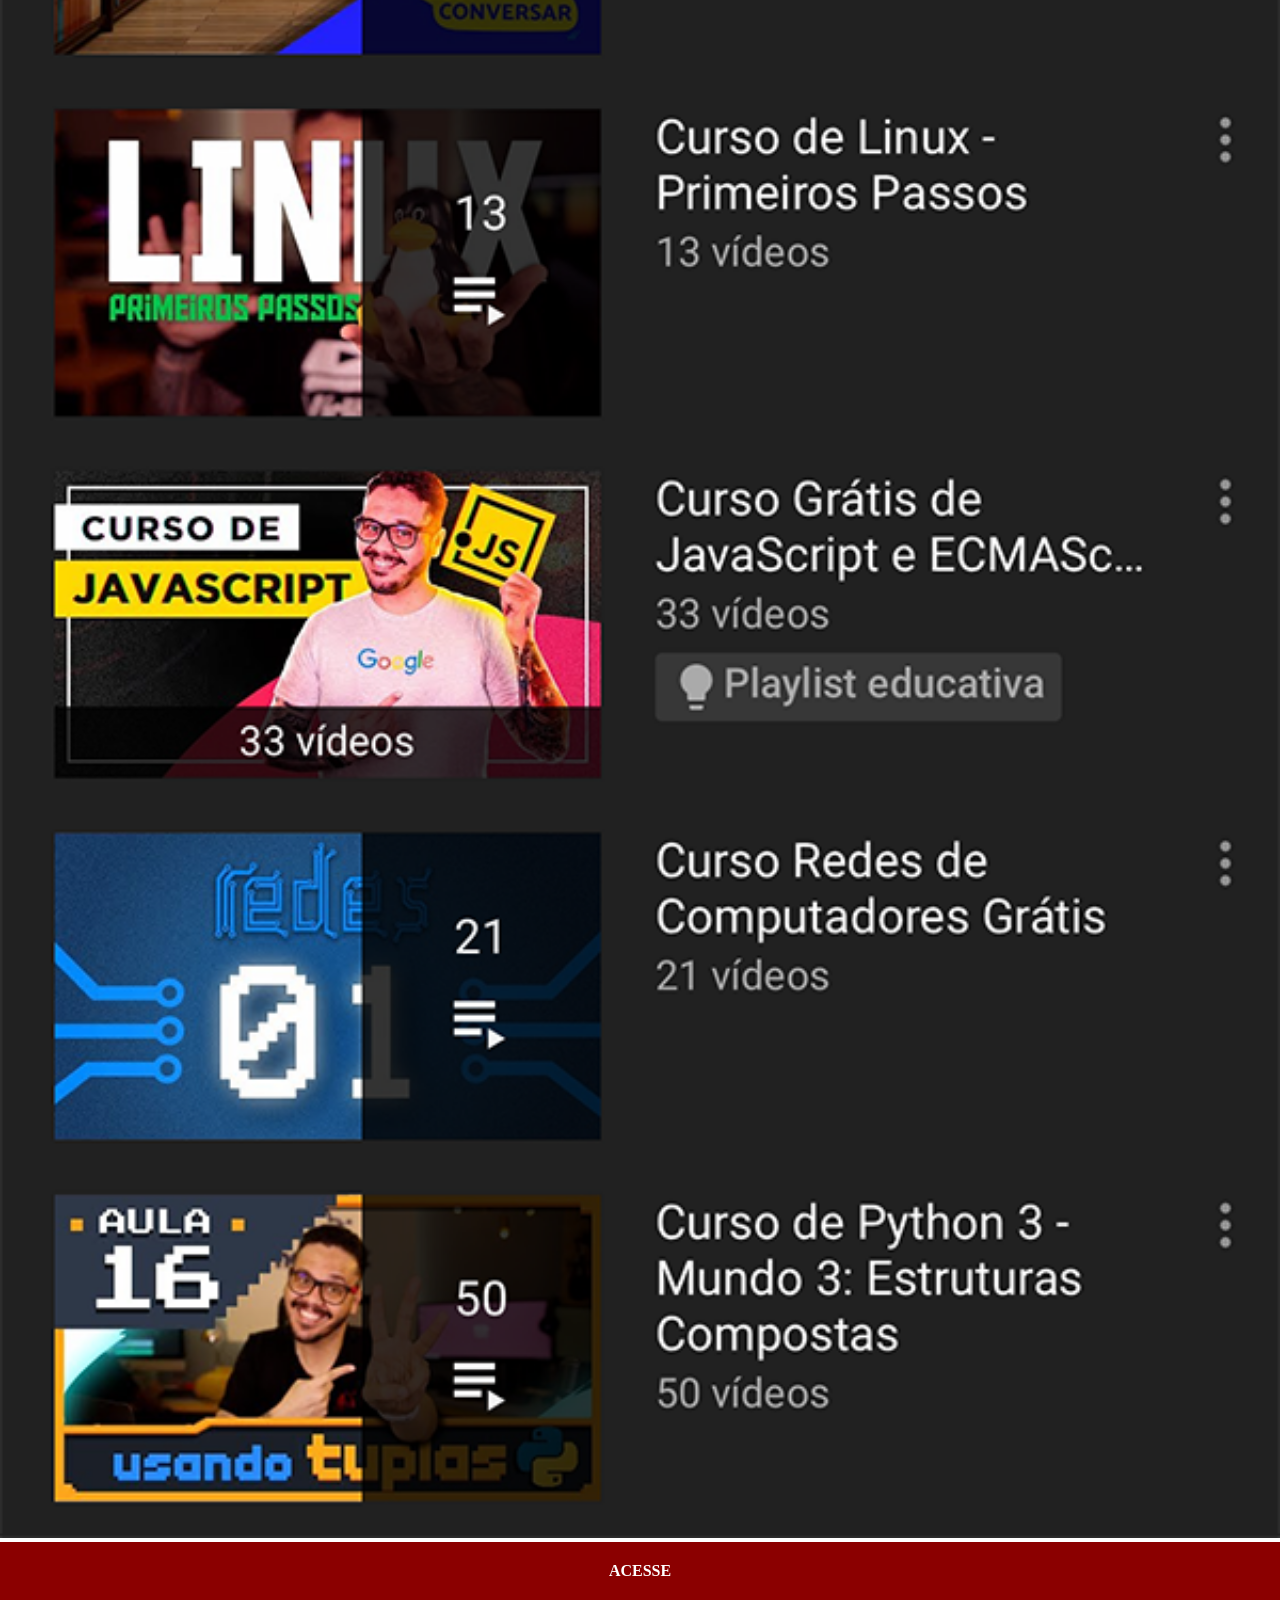
<file: youtube.html>
<!DOCTYPE html>
<html lang="pt-br">
<head>
    <meta charset="UTF-8">
    <meta name="viewport" content="width=device-width, initial-scale=1.0">
    <title>Youtube</title>
    <link rel="stylesheet" href="estilos/social.css">
</head>

<body>

    <img src="estilos/imagens/tela-youtube.png" alt="Tela youtube">
    <a href="https://www.youtube.com/@gilmarjunior680" target="_blank">ACESSE</a>

</body>
</html>
</file>
<file: estilos/style.css>
@charset "UTF-8";

*{
    margin: 0px;
    padding: 0px;
    font-family: Arial, Helvetica, sans-serif;
}

html, body{
    height: 100vh;
    width: 100vw;
    background-color: black;
}

main{
    background: url(../estilos/imagens/fundo-madeira.jpg) no-repeat top center;
    background-size: cover;
    background-attachment: fixed;
}

main{
    height: 100vh;
    position: relative;
}

section#telefone{
    position: absolute;
    top: 50%;
    left: 50%;
    transform: translate(-50%, -50%);

    height: 627px;
    width: 311px;
    background: url('../estilos/imagens/frame-iphone.png') no-repeat;
}

iframe#tela{
    position: relative;
    top: 80px;
    left: 22px;
    width: 267px;
    height: 471px;
}

section#redes-sociais {
    text-align: right;
}

section#redes-sociais img{
    widith: 50px;
    height: 50px;
    margin: 10px;
    border-radius: 50%;
    box-shadow: 2px 2px 2px rgba(0, 0, 0, 0.400);
    box-sizing: border-box;
}

section#redes-sociais img:hover{
    border: 2px solid white;
    transform: translate(-3px, -3px);
    box-shadow: 5px 5px 10px rgba(0, 0, 0, 0.623);
    transition: transform .3s, border 1s;
}
</file>
<file: estilos/social.css>
@charset "UTF-8";

*{
            margin: 0px;
            padding: 0px;
        }

        ::-webkit-scrollbar{
            width: 0px;
            height: 0px;
        }

        img{
            width: 100vw;
        }

        a{
            display: block;
            background-color: darkred;
            color: white;
            padding: 20px;
            text-align: center;
            font-weight: bold;
            text-decoration: none;
        }

        a:hover{
            background-color: lightcoral;
        }
</file>
